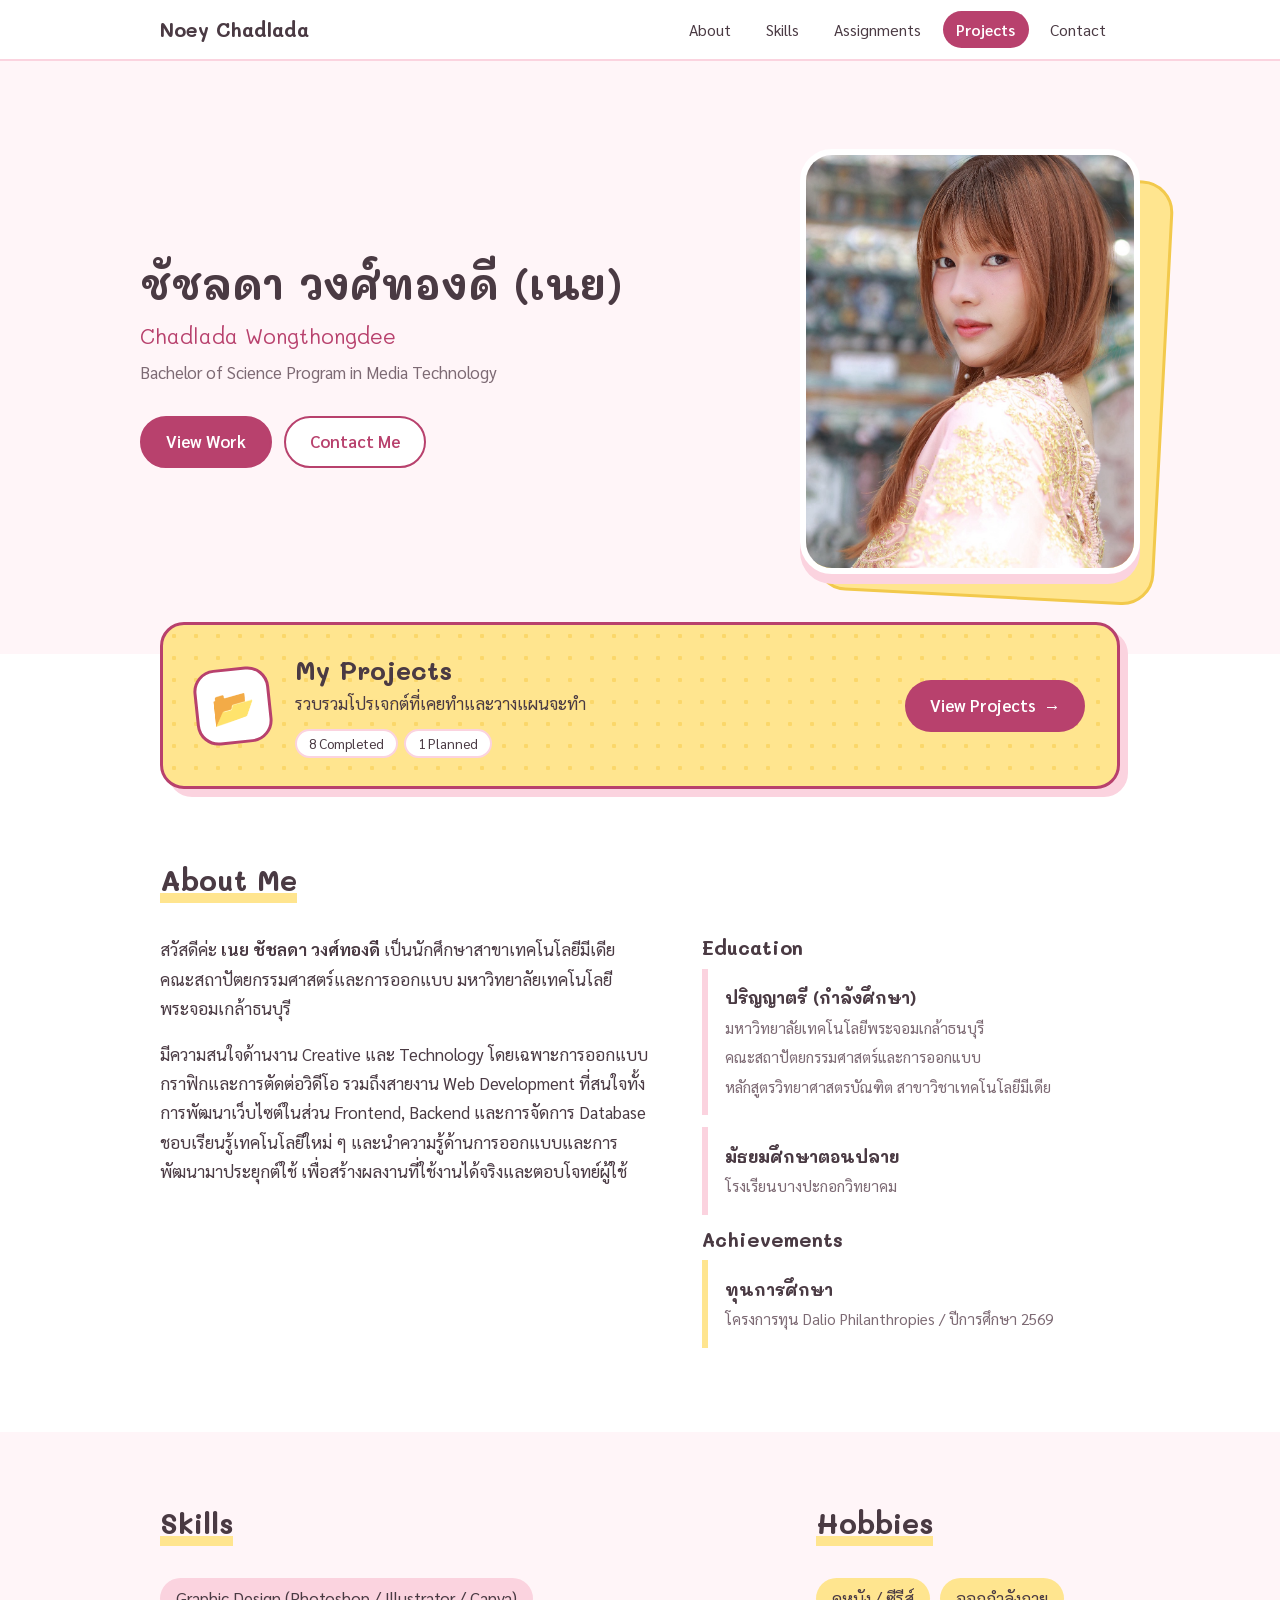
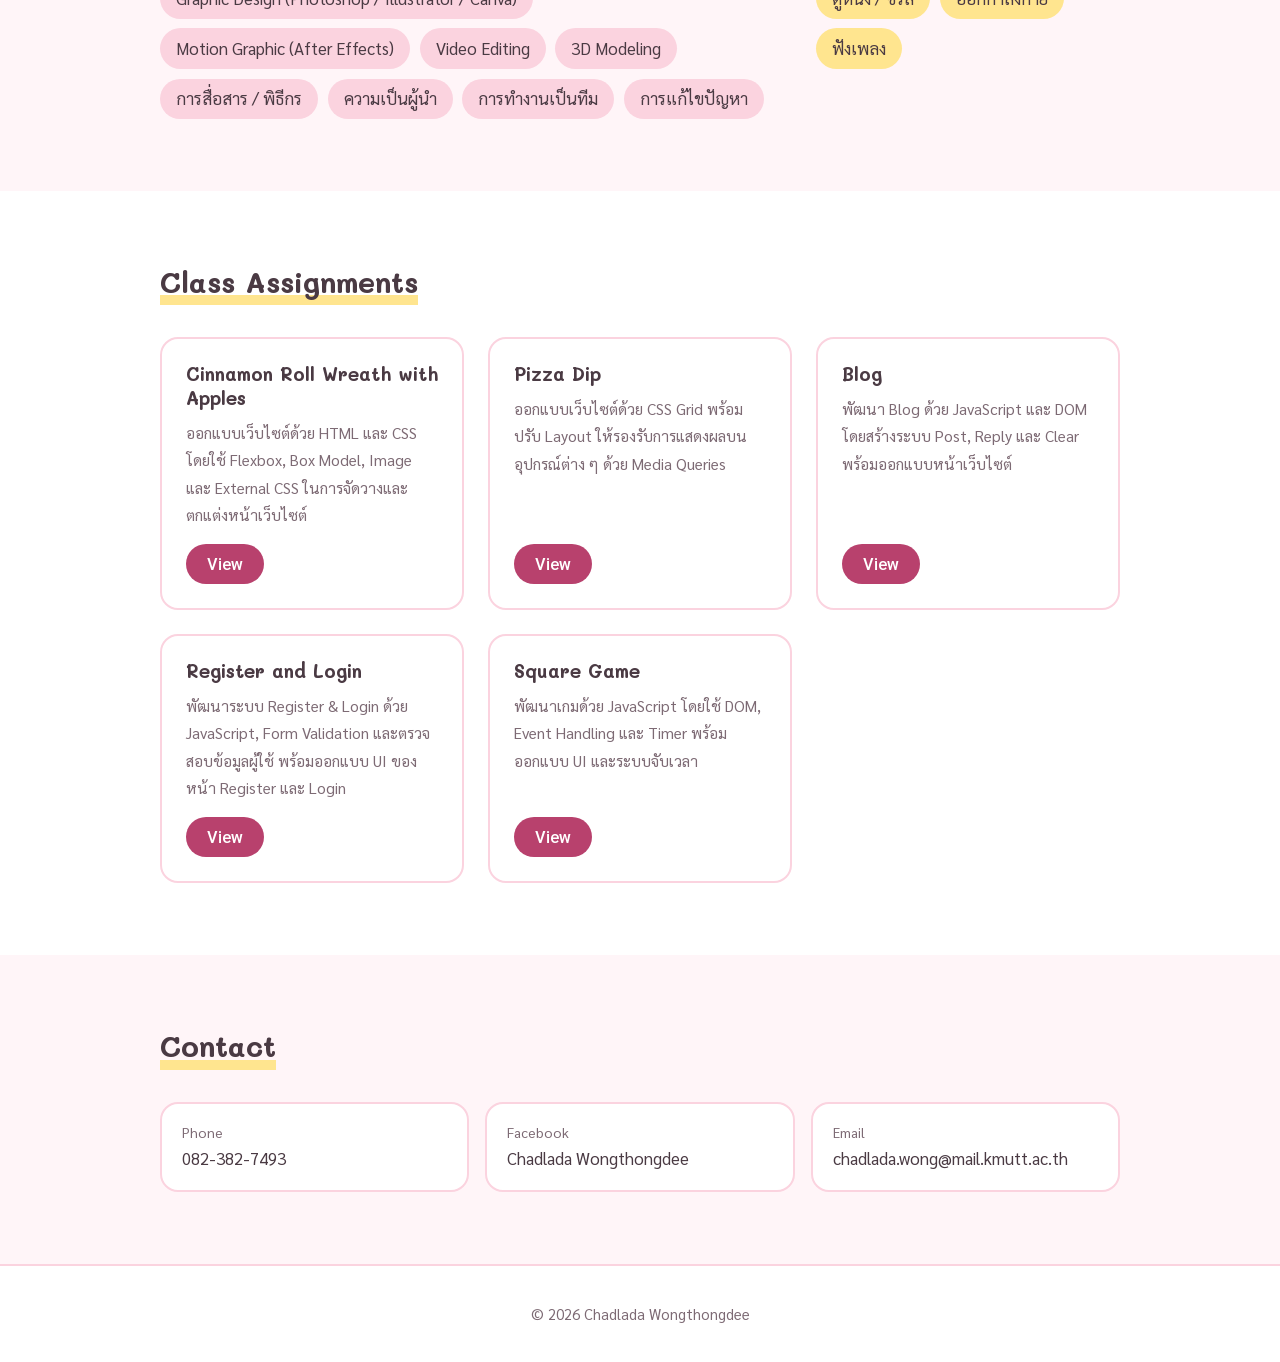
<file: index.html>
<!DOCTYPE html>
<html lang="th">
<head>
    <meta charset="UTF-8">
    <meta name="viewport" content="width=device-width, initial-scale=1.0">
    <meta name="description" content="Portfolio ของชัชลดา วงศ์ทองดี">
    <meta name="author" content="Chadlada Wongthongdee">
    <title>Portfolio | Chadlada Wongthongdee</title>
    <link rel="preconnect" href="https://fonts.googleapis.com">
    <link rel="preconnect" href="https://fonts.gstatic.com" crossorigin>
    <link href="https://fonts.googleapis.com/css2?family=Mali:wght@500;700&family=Sarabun:wght@400;600&display=swap" rel="stylesheet">
    <link rel="stylesheet" type="text/css" href="main.css">
</head>
<body>

    <!-- Navigation -->
    <header class="site-nav">
        <nav class="nav-inner" aria-label="Main menu">
            <a class="brand" href="#top">Noey Chadlada</a>
            <ul class="nav-links">
                <li><a href="#about">About</a></li>
                <li><a href="#skills">Skills</a></li>
                <li><a href="#assignments">Assignments</a></li>
                <li><a class="nav-cta" href="project.html">Projects</a></li>
                <li><a href="#contact">Contact</a></li>
            </ul>
        </nav>
    </header>

    <main id="top">

        <!-- Hero -->
        <section class="hero">
            <div class="hero-inner">
                <div class="hero-text">
                    <h1>ชัชลดา วงศ์ทองดี (เนย)</h1>
                    <p class="en-name">Chadlada Wongthongdee</p>
                    <p class="program">Bachelor of Science Program in Media Technology</p>
                    <div class="btn-row">
                        <a class="btn btn-primary" href="#assignments">View Work</a>
                        <a class="btn btn-ghost" href="#contact">Contact Me</a>
                    </div>
                </div>
                <div class="avatar-frame">
                    <img class="avatar" src="Butter.jpg" alt="รูปโปรไฟล์">
                </div>
            </div>
        </section>

        <!-- Featured: link to project page -->
        <section class="featured-wrap" aria-label="My Projects">
            <a class="featured" href="project.html">
                <span class="featured-icon" aria-hidden="true">📂</span>
                <span class="featured-text">
                    <strong>My Projects</strong>
                    <span>รวบรวมโปรเจกต์ที่เคยทำและวางแผนจะทำ</span>
                    <span class="featured-meta" aria-hidden="true">
                        <em>8 Completed</em>
                        <em>1 Planned</em>
                    </span>
                </span>
                <span class="featured-btn">View Projects <i aria-hidden="true">→</i></span>
            </a>
        </section>

        <!-- About Me -->
        <section class="section" id="about">
            <h2 class="section-title">About Me</h2>
            <div class="about-grid">
                <div>
                    <p>สวัสดีค่ะ <strong>เนย ชัชลดา วงศ์ทองดี</strong> เป็นนักศึกษาสาขาเทคโนโลยีมีเดีย<br>คณะสถาปัตยกรรมศาสตร์และการออกแบบ มหาวิทยาลัยเทคโนโลยีพระจอมเกล้าธนบุรี</p>
                    <p>มีความสนใจด้านงาน Creative และ Technology โดยเฉพาะการออกแบบกราฟิกและการตัดต่อวิดีโอ รวมถึงสายงาน Web Development ที่สนใจทั้งการพัฒนาเว็บไซต์ในส่วน Frontend, Backend และการจัดการ Database ชอบเรียนรู้เทคโนโลยีใหม่ ๆ และนำความรู้ด้านการออกแบบและการพัฒนามาประยุกต์ใช้ เพื่อสร้างผลงานที่ใช้งานได้จริงและตอบโจทย์ผู้ใช้</p>
                </div>
                <div>
                    <h3>Education</h3>
                    <ul class="edu-list">
                        <li>
                            <strong>ปริญญาตรี (กำลังศึกษา)</strong>
                            <span>มหาวิทยาลัยเทคโนโลยีพระจอมเกล้าธนบุรี<br>คณะสถาปัตยกรรมศาสตร์และการออกแบบ<br>หลักสูตรวิทยาศาสตรบัณฑิต สาขาวิชาเทคโนโลยีมีเดีย
</span>
                        </li>
                        <li>
                            <strong>มัธยมศึกษาตอนปลาย</strong>
                            <span>โรงเรียนบางปะกอกวิทยาคม</span>
                        </li>
                    </ul>
                    <h3>Achievements</h3>
                    <ul class="edu-list achievement">
                        <li> 
                            <strong>ทุนการศึกษา</strong>
                            <span>โครงการทุน Dalio Philanthropies / ปีการศึกษา 2569</span>
                        </li>
                    </ul>
                </div>
            </div>
        </section>

        <!-- Skills & Hobbies -->
        <div class="tint">
            <section class="section" id="skills">
                <div class="two-col">
                    <div>
                        <h2 class="section-title">Skills</h2>
                        <ul class="chips">
                            <li>Graphic Design (Photoshop / Illustrator / Canva)</li>
                            <li>Motion Graphic (After Effects)</li>
                            <li>Video Editing</li>
                            <li>3D Modeling</li>
                            <li>การสื่อสาร / พิธีกร</li>
                            <li>ความเป็นผู้นำ</li>
                            <li>การทำงานเป็นทีม</li>
                            <li>การแก้ไขปัญหา</li>
                        </ul>
                    </div>
                    <div>
                        <h2 class="section-title">Hobbies</h2>
                        <ul class="chips alt">
                            <li>ดูหนัง / ซีรีส์</li>
                            <li>ออกกำลังกาย</li>
                            <li>ฟังเพลง</li>
                        </ul>
                    </div>
                </div>
            </section>
        </div>

        <!-- Class assignments -->
        <section class="section" id="assignments">
            <h2 class="section-title">Class Assignments</h2>
            <div class="project-grid">
                <div class="card">
                    <h3>Cinnamon Roll Wreath with Apples</h3>
                    <p>ออกแบบเว็บไซต์ด้วย HTML และ CSS โดยใช้ Flexbox, Box Model, Image และ External CSS ในการจัดวางและตกแต่งหน้าเว็บไซต์</p>
                    <a class="go" href="assignment3/recipe.html">View</a>
                </div>
                <div class="card">
                    <h3>Pizza Dip</h3>
                    <p>ออกแบบเว็บไซต์ด้วย CSS Grid พร้อมปรับ Layout ให้รองรับการแสดงผลบนอุปกรณ์ต่าง ๆ ด้วย Media Queries</p>
                    <a class="go" href="assignment4/recipe.html">View</a>
                </div>
                <div class="card">
                    <h3>Blog</h3>
                    <p>พัฒนา Blog ด้วย JavaScript และ DOM โดยสร้างระบบ Post, Reply และ Clear พร้อมออกแบบหน้าเว็บไซต์</p>
                    <a class="go" href="assignment5/index.html">View</a>
                </div>
                <div class="card">
                    <h3>Register and Login</h3>
                    <p>พัฒนาระบบ Register & Login ด้วย JavaScript, Form Validation และตรวจสอบข้อมูลผู้ใช้ พร้อมออกแบบ UI ของหน้า Register และ Login</p>
                    <a class="go" href="assignment6/register.html">View</a>
                </div>
                <div class="card">
                    <h3>Square Game</h3>
                    <p>พัฒนาเกมด้วย JavaScript โดยใช้ DOM, Event Handling และ Timer พร้อมออกแบบ UI และระบบจับเวลา</p>
                    <a class="go" href="assignment7/index.html">View</a>
                </div>
            </div>
        </section>

        <!-- Contact -->
        <div class="tint">
            <section class="section" id="contact">
                <h2 class="section-title">Contact</h2>
                <ul class="contact-list">
                    <li><a href="tel:0823827493"><small>Phone</small>082-382-7493</a></li>
                    <li><a href="https://www.facebook.com/chadlada.wongtongdee.9/" target="_blank" rel="noopener"><small>Facebook</small>Chadlada Wongthongdee</a></li>
                    <li><a href="mailto:chadlada.wong@mail.kmutt.ac.th"><small>Email</small>chadlada.wong@mail.kmutt.ac.th</a></li>
                </ul>
            </section>
        </div>

    </main>

    <footer class="site-footer">
        <p>&copy; 2026 Chadlada Wongthongdee</p>
    </footer>


    <script>
        // เมนูไฮไลต์อัตโนมัติตามส่วนที่กำลังอ่านอยู่
        (function () {
            var links = document.querySelectorAll('.nav-links a[href^="#"]');
            var map = {};
            var sections = [];
            links.forEach(function (a) {
                var el = document.getElementById(a.getAttribute('href').slice(1));
                if (el) { map[el.id] = a; sections.push(el); }
            });

            function setActive(id) {
                links.forEach(function (a) {
                    var on = map[id] === a;
                    a.classList.toggle('is-active', on);
                    if (on) { a.setAttribute('aria-current', 'location'); }
                    else { a.removeAttribute('aria-current'); }
                });
            }

            function update() {
                var line = window.innerHeight * 0.35;
                var current = null;
                sections.forEach(function (s) {
                    if (s.getBoundingClientRect().top <= line) { current = s.id; }
                });
                if (window.innerHeight + window.scrollY >= document.body.scrollHeight - 4) {
                    current = 'contact';
                }
                setActive(current);
            }

            window.addEventListener('scroll', update, { passive: true });
            window.addEventListener('resize', update);
            update();
        })();
    </script>

</body>
</html>
</file>
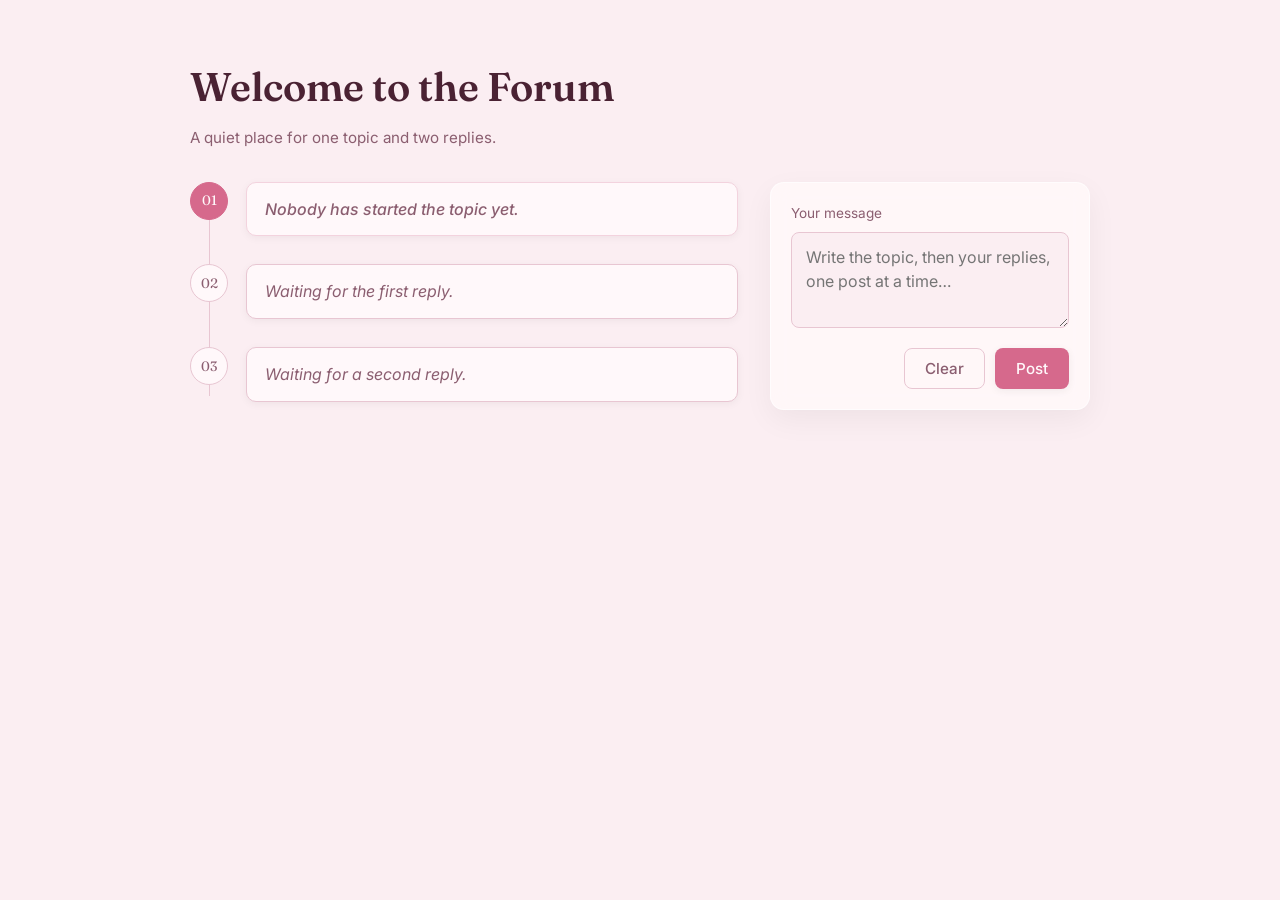
<file: assignment5/index.html>
<!DOCTYPE html>
<html lang="th">
<head>
	<meta charset='utf-8'>
	<meta http-equiv='X-UA-Compatible' content='IE=edge'>
	<title>Blogger</title>
	<meta name='viewport' content='width=device-width, initial-scale=1'>
	<link rel="preconnect" href="https://fonts.googleapis.com">
	<link rel="preconnect" href="https://fonts.gstatic.com" crossorigin>
	<link href="https://fonts.googleapis.com/css2?family=Fraunces:opsz,wght@9..144,400;9..144,600&family=Inter:wght@400;500;600&display=swap" rel="stylesheet">
	<link rel='stylesheet' type='text/css' media='screen' href='main.css'>
	
	<!-- สำคัญ -->
	<script src='main.js' defer></script> 

</head>
<body>
	<main class="thread">

		<header class="thread-header">
			<h1 id="top"></h1>
			<p class="thread-sub">A quiet place for one topic and two replies.</p>
		</header>

		<ol class="posts">
			<li class="post post--topic">
				<span class="post-index">01</span>
				<div class="post-body" id="topic" data-empty="Nobody has started the topic yet."></div>
			</li>
			<li class="post">
				<span class="post-index">02</span>
				<div class="post-body" id="reply1" data-empty="Waiting for the first reply."></div>
			</li>
			<li class="post">
				<span class="post-index">03</span>
				<div class="post-body" id="reply2" data-empty="Waiting for a second reply."></div>
			</li>
		</ol>

		<section class="composer">
			<label class="composer-label" for="message">Your message</label>
			<textarea name="message" id="message" placeholder="Write the topic, then your replies, one post at a time…"></textarea>
			<div class="composer-actions">
				<button type="button" id="clear-btn" class="btn btn-ghost">Clear</button>
				<button type="button" id="post-btn" class="btn btn-primary">Post</button>
			</div>
		</section>

	</main>
</body>
</html>
</file>
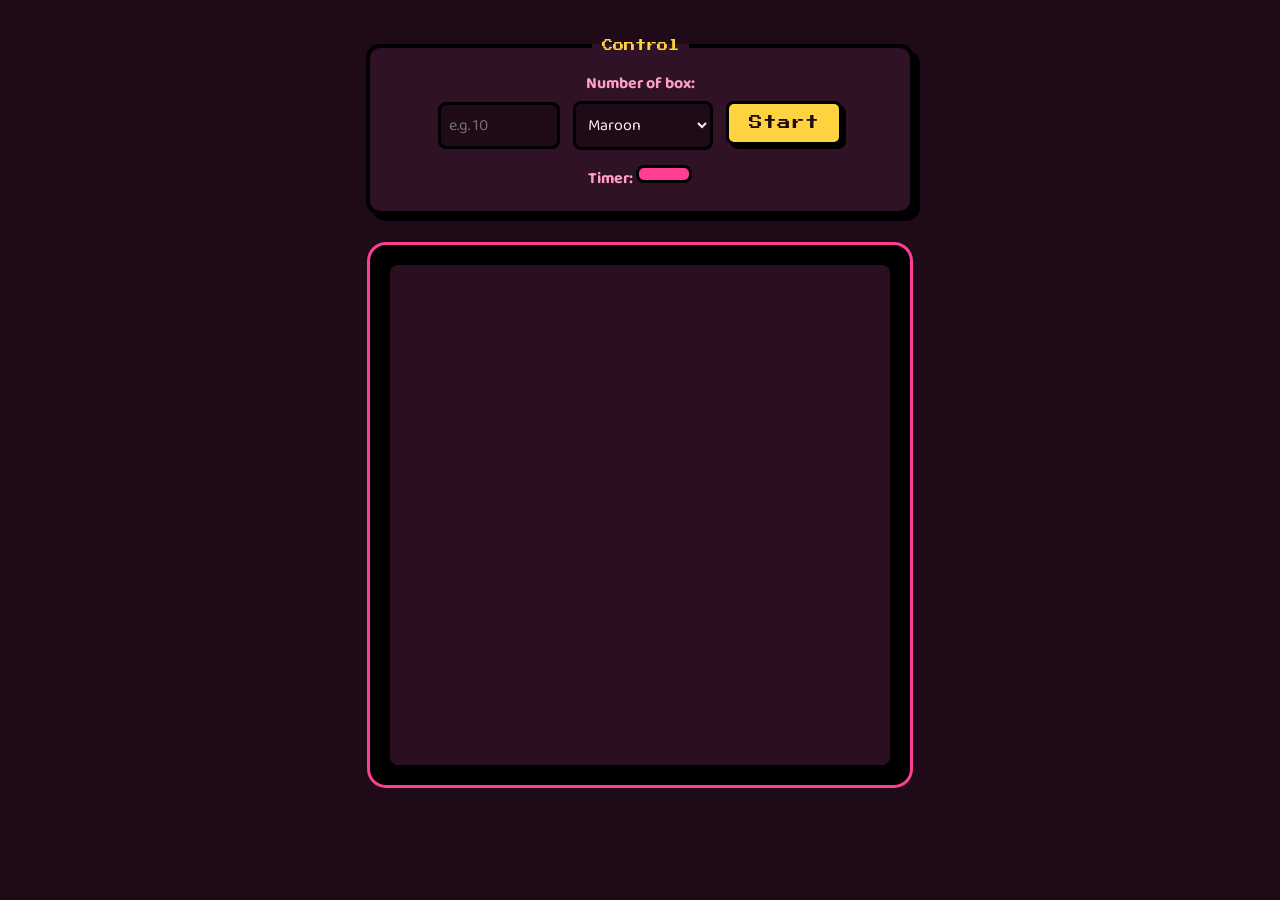
<file: assignment7/index.html>
<!DOCTYPE html>
<html lang="en">
	<head>
		<meta charset="UTF-8">
		<meta name="viewport" content="width=device-width, initial-scale=1.0">
		<title>Square game</title>
		<script type="text/javascript" src="game.js"></script>
		<link rel="stylesheet" type="text/css" href="game.css">
	</head>
	<body>
		<!-- these codes were adapted from https://courses.cs.washington.edu/courses/cse154/17sp/lecture/more-dom/code/squares.html  -->

		<fieldset>
			<legend>Control</legend>
			<label for="numbox">Number of box: </label>
			<input type="text" name="numbox" id="numbox" placeholder="e.g. 10">
			<select name="color" id="color">
				<option value="maroon">Maroon</option>
				<option value="lightgreen">Lightgreen</option>
				<option value="magenta">Magenta</option>
			</select>
			<button id="start">Start</button>
			<div id="timerClock"> Timer:
				<div id="clock"></div>
			</div>
		</fieldset>

		<div id="container">
			<div id="layer"></div>
		</div>
	
	</body>
</html>
</file>
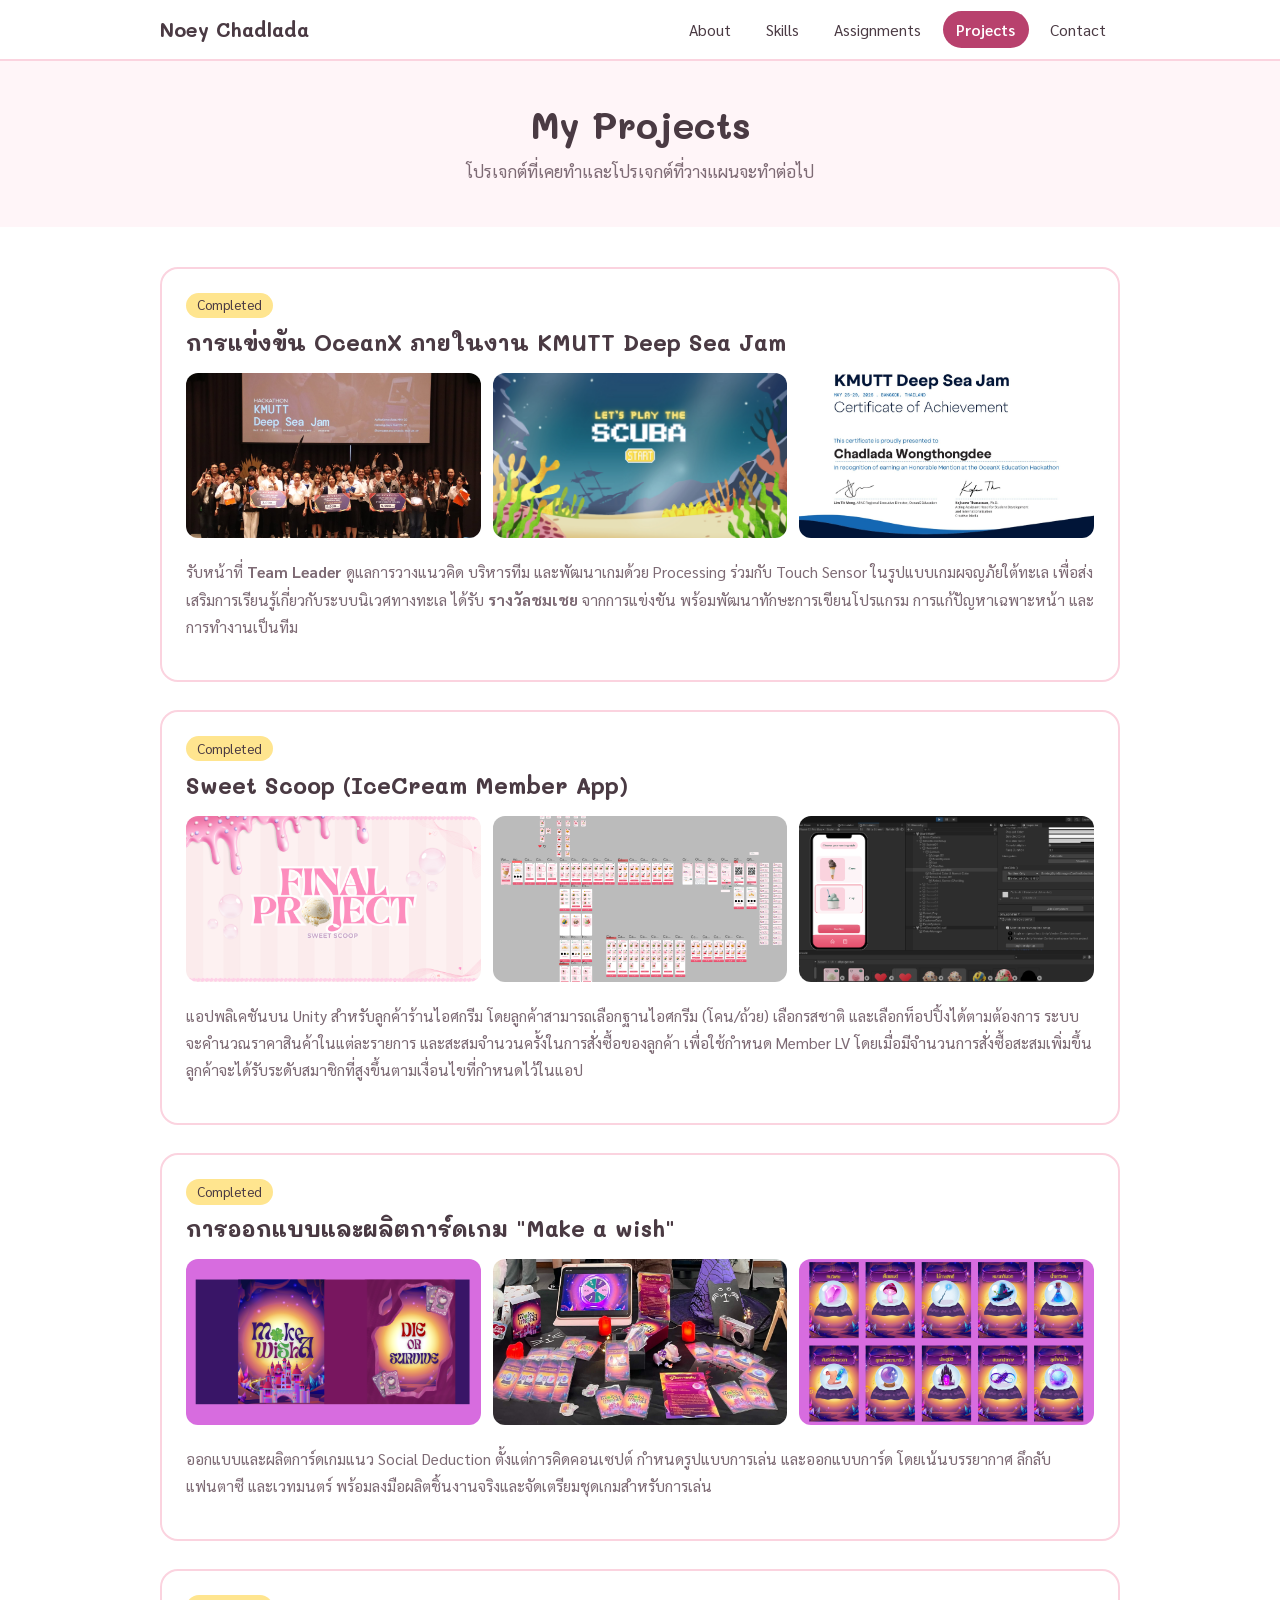
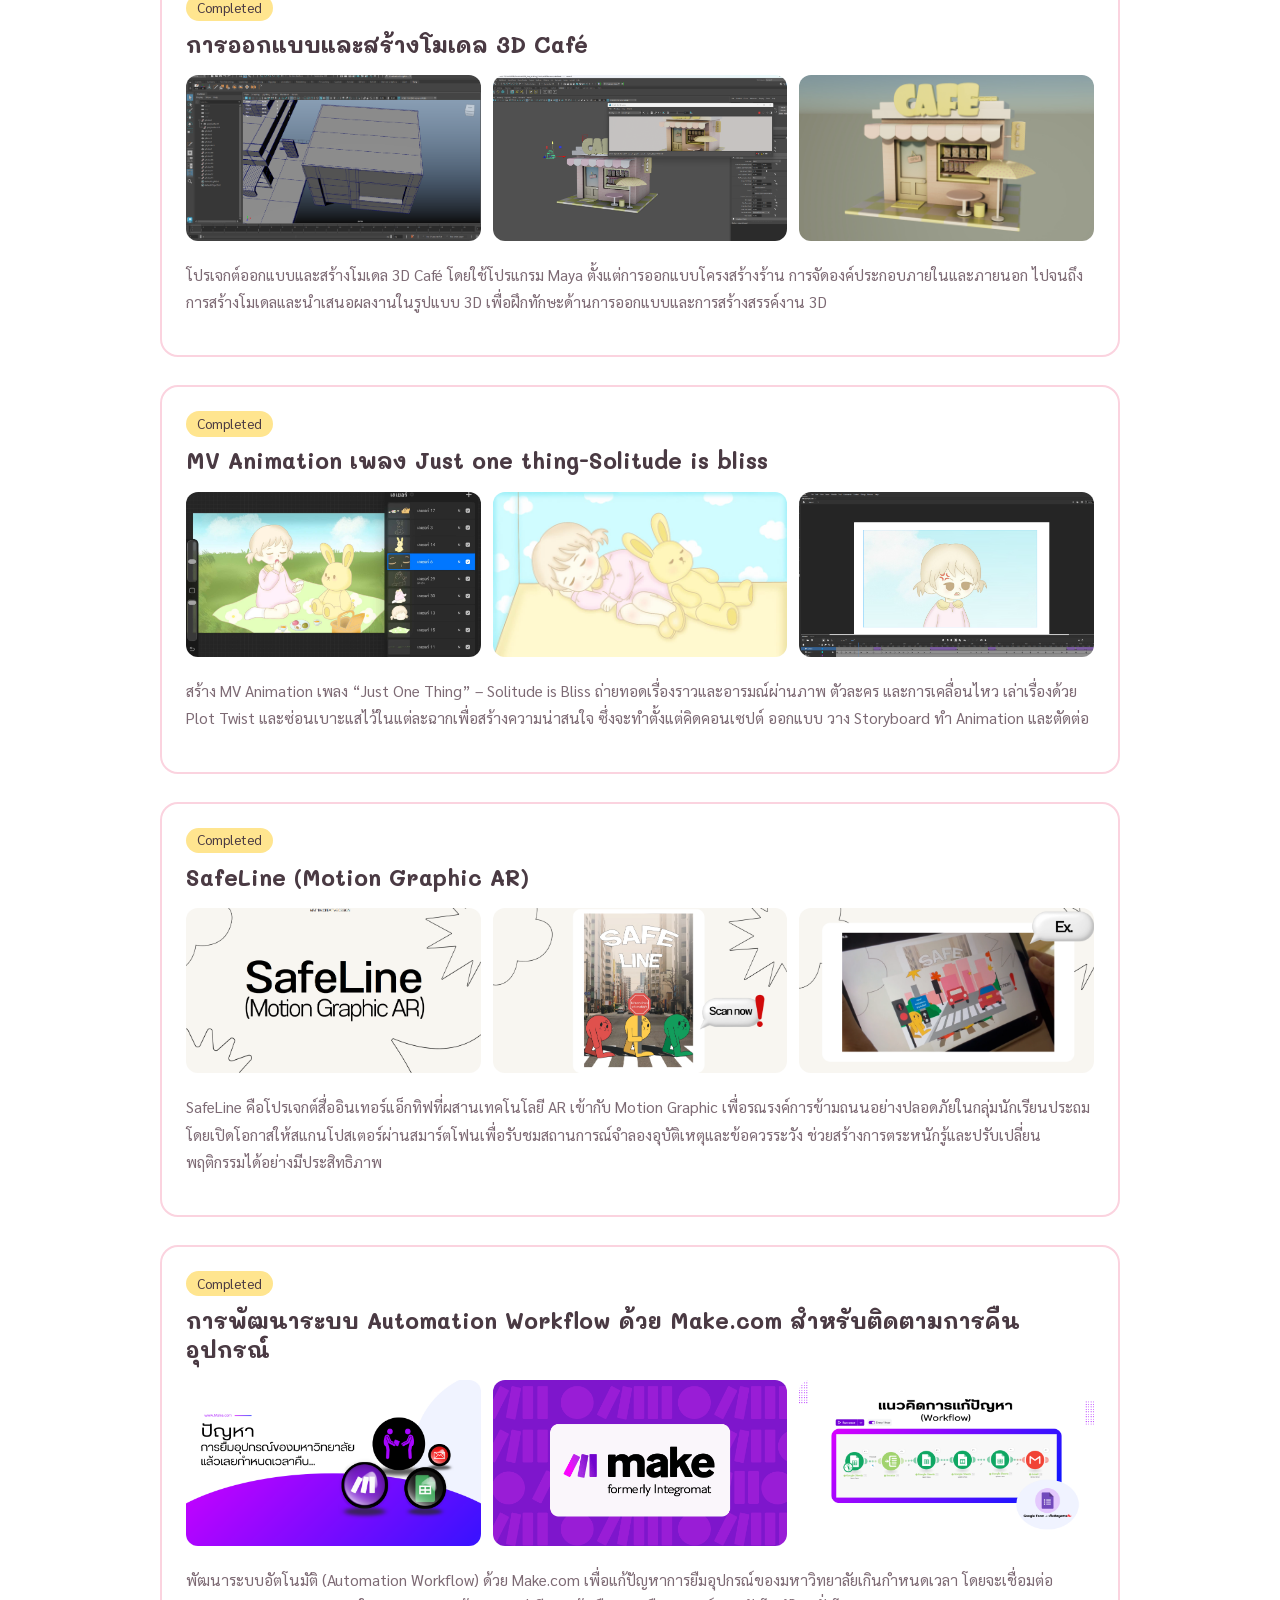
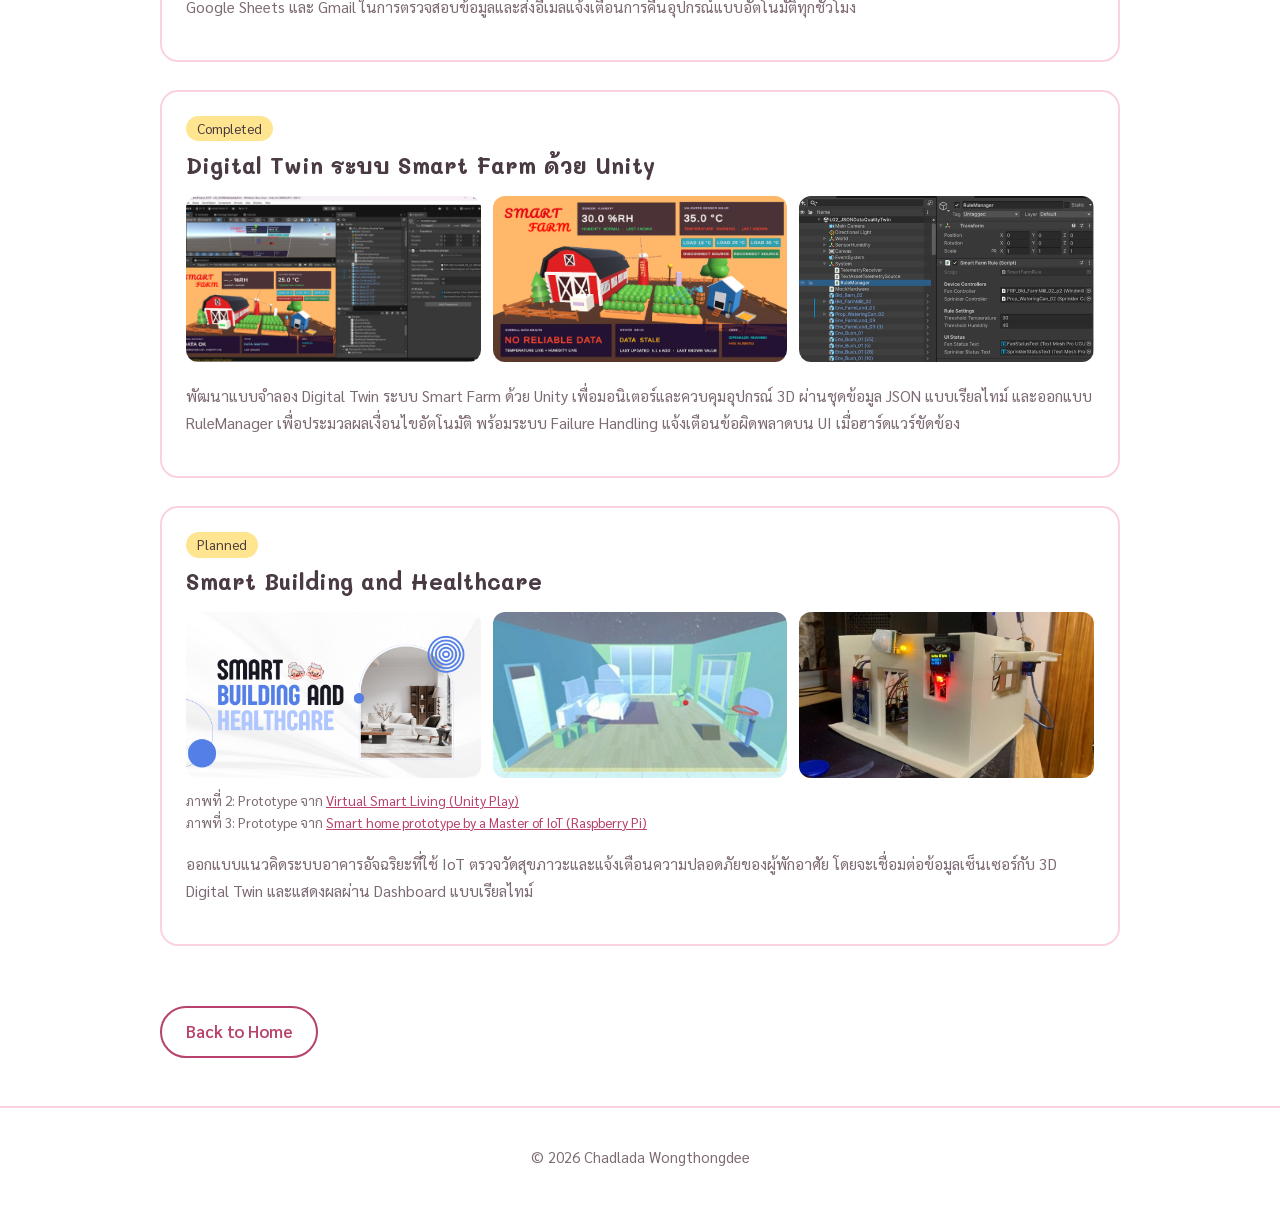
<file: project.html>
<!DOCTYPE html>
<html lang="th">
<head>
    <meta charset="UTF-8">
    <meta name="viewport" content="width=device-width, initial-scale=1.0">
    <meta name="description" content="โปรเจคของชัชลดา วงศ์ทองดี">
    <meta name="author" content="Chadlada Wongthongdee">
    <title>Projects | Chadlada Wongthongdee</title>
    <link rel="preconnect" href="https://fonts.googleapis.com">
    <link rel="preconnect" href="https://fonts.gstatic.com" crossorigin>
    <link href="https://fonts.googleapis.com/css2?family=Mali:wght@500;700&family=Sarabun:wght@400;600&display=swap" rel="stylesheet">
    <link rel="stylesheet" type="text/css" href="main.css">
</head>
<body>

    <header class="site-nav">
        <nav class="nav-inner" aria-label="Main menu">
            <a class="brand" href="index.html">Noey Chadlada</a>
            <ul class="nav-links">
                <li><a href="index.html#about">About</a></li>
                <li><a href="index.html#skills">Skills</a></li>
                <li><a href="index.html#assignments">Assignments</a></li>
                <li><a class="nav-cta" href="project.html" aria-current="page">Projects</a></li>
                <li><a href="index.html#contact">Contact</a></li>
            </ul>
        </nav>
    </header>

    <main>
        <section class="page-head">
            <h1>My Projects</h1>
            <p>โปรเจกต์ที่เคยทำและโปรเจกต์ที่วางแผนจะทำต่อไป</p>
        </section>

        <section class="section section-tight">
            <div class="project-list">
                <article class="card">
                    <span class="tag">Completed</span>
                    <h3>การแข่งขัน OceanX ภายในงาน KMUTT Deep Sea Jam</h3>
                    <div class="gallery">
                        <img src="images/pic1.jpg" alt="Project 1 - image 1">
                        <img src="images/pic2.png" alt="Project 1 - image 2">
                        <img src="images/pic3.png" alt="Project 1 - image 3">
                    </div>
                    <p>รับหน้าที่ <strong>Team Leader</strong> ดูแลการวางแนวคิด บริหารทีม และพัฒนาเกมด้วย Processing ร่วมกับ Touch Sensor ในรูปแบบเกมผจญภัยใต้ทะเล เพื่อส่งเสริมการเรียนรู้เกี่ยวกับระบบนิเวศทางทะเล ได้รับ <strong>รางวัลชมเชย</strong> จากการแข่งขัน พร้อมพัฒนาทักษะการเขียนโปรแกรม การแก้ปัญหาเฉพาะหน้า และการทำงานเป็นทีม</p>
                </article>
                <article class="card">
                    <span class="tag">Completed</span>
                    <h3>Sweet Scoop (IceCream Member App)</h3>
                    <div class="gallery">
                        <img src="images/pic4.png" alt="Project 2 - image 4">
                        <img src="images/pic5.png" alt="Project 2 - image 5">
                        <img src="images/pic6.png" alt="Project 2 - image 6">
                    </div>
                    <p>แอปพลิเคชันบน Unity สำหรับลูกค้าร้านไอศกรีม โดยลูกค้าสามารถเลือกฐานไอศกรีม (โคน/ถ้วย) เลือกรสชาติ และเลือกท็อปปิ้งได้ตามต้องการ ระบบจะคำนวณราคาสินค้าในแต่ละรายการ และสะสมจำนวนครั้งในการสั่งซื้อของลูกค้า เพื่อใช้กำหนด Member LV โดยเมื่อมีจำนวนการสั่งซื้อสะสมเพิ่มขึ้น ลูกค้าจะได้รับระดับสมาชิกที่สูงขึ้นตามเงื่อนไขที่กำหนดไว้ในแอป</p>
                </article>
                <article class="card">
                    <span class="tag">Completed</span>
                    <h3>การออกแบบและผลิตการ์ดเกม "Make a wish"</h3>
                    <div class="gallery">
                        <img src="images/pic7.png" alt="Project 3 - image 7">
                        <img src="images/pic8.jpg" alt="Project 3 - image 8">
                        <img src="images/pic9.png" alt="Project 3 - image 9">
                    </div>
                    <p>ออกแบบและผลิตการ์ดเกมแนว Social Deduction ตั้งแต่การคิดคอนเซปต์ กำหนดรูปแบบการเล่น และออกแบบการ์ด โดยเน้นบรรยากาศ ลึกลับ แฟนตาซี และเวทมนตร์ พร้อมลงมือผลิตชิ้นงานจริงและจัดเตรียมชุดเกมสำหรับการเล่น</p>
                </article>
                <article class="card">
                    <span class="tag">Completed</span>
                    <h3>การออกแบบและสร้างโมเดล 3D Café</h3>
                    <div class="gallery">
                        <img src="images/pic10.png" alt="Senior Project - image 10">
                        <img src="images/pic11.png" alt="Senior Project - image 11">
                        <img src="images/pic12.jpg" alt="Senior Project - image 12">
                    </div>
                    <p>โปรเจกต์ออกแบบและสร้างโมเดล 3D Café โดยใช้โปรแกรม Maya ตั้งแต่การออกแบบโครงสร้างร้าน การจัดองค์ประกอบภายในและภายนอก ไปจนถึงการสร้างโมเดลและนำเสนอผลงานในรูปแบบ 3D เพื่อฝึกทักษะด้านการออกแบบและการสร้างสรรค์งาน 3D</p>
                </article>
                <article class="card">
                    <span class="tag">Completed</span>
                    <h3>MV Animation เพลง Just one thing-Solitude is bliss</h3>
                    <div class="gallery">
                        <img src="images/pic13.jpg" alt="Project 4 - image 13">
                        <img src="images/pic14.jpg" alt="Project 4 - image 14">
                        <img src="images/pic15.png" alt="Project 4 - image 15">
                    </div>
                    <p>สร้าง MV Animation เพลง “Just One Thing” – Solitude is Bliss ถ่ายทอดเรื่องราวและอารมณ์ผ่านภาพ ตัวละคร และการเคลื่อนไหว เล่าเรื่องด้วย Plot Twist และซ่อนเบาะแสไว้ในแต่ละฉากเพื่อสร้างความน่าสนใจ ซึ่งจะทำตั้งแต่คิดคอนเซปต์ ออกแบบ วาง Storyboard ทำ Animation และตัดต่อ</p>
                </article>
                <article class="card">
                    <span class="tag">Completed</span>
                    <h3>SafeLine (Motion Graphic AR)</h3>
                    <div class="gallery">
                        <img src="images/pic16.png" alt="Project 5 - image 16">
                        <img src="images/pic17.png" alt="Project 5 - image 17">
                        <img src="images/pic18.png" alt="Project 5 - image 18">
                    </div>
                    <p>SafeLine คือโปรเจกต์สื่ออินเทอร์แอ็กทิฟที่ผสานเทคโนโลยี AR เข้ากับ Motion Graphic เพื่อรณรงค์การข้ามถนนอย่างปลอดภัยในกลุ่มนักเรียนประถม โดยเปิดโอกาสให้สแกนโปสเตอร์ผ่านสมาร์ตโฟนเพื่อรับชมสถานการณ์จำลองอุบัติเหตุและข้อควรระวัง ช่วยสร้างการตระหนักรู้และปรับเปลี่ยนพฤติกรรมได้อย่างมีประสิทธิภาพ</p>
                </article>
                  <article class="card">
                    <span class="tag">Completed</span>
                    <h3>การพัฒนาระบบ Automation Workflow ด้วย Make.com สำหรับติดตามการคืนอุปกรณ์</h3>
                    <div class="gallery">
                        <img src="images/pic19.png" alt="Project 6 - image 19">
                        <img src="images/pic20.png" alt="Project 6 - image 20">
                        <img src="images/pic21.png" alt="Project 6 - image 21">
                    </div>
                    <p>พัฒนาระบบอัตโนมัติ (Automation Workflow) ด้วย Make.com เพื่อแก้ปัญหาการยืมอุปกรณ์ของมหาวิทยาลัยเกินกำหนดเวลา โดยจะเชื่อมต่อ Google Sheets และ Gmail ในการตรวจสอบข้อมูลและส่งอีเมลแจ้งเตือนการคืนอุปกรณ์แบบอัตโนมัติทุกชั่วโมง</p>
                </article>
                <article class="card">
                    <span class="tag">Completed</span>
                    <h3>Digital Twin ระบบ Smart Farm ด้วย Unity</h3>
                    <div class="gallery">
                        <img src="images/pic22.png" alt="Project 7 - image 1">
                        <img src="images/pic23.png" alt="Project 7 - image 2">
                        <img src="images/pic24.png" alt="Project 7 - image 3">
                    </div>
                    <p>พัฒนาแบบจำลอง Digital Twin ระบบ Smart Farm ด้วย Unity เพื่อมอนิเตอร์และควบคุมอุปกรณ์ 3D ผ่านชุดข้อมูล JSON แบบเรียลไทม์ และออกแบบ RuleManager เพื่อประมวลผลเงื่อนไขอัตโนมัติ พร้อมระบบ Failure Handling แจ้งเตือนข้อผิดพลาดบน UI เมื่อฮาร์ดแวร์ขัดข้อง</p>
                </article>
                <article class="card">
    <span class="tag">Planned</span>
    <h3>Smart Building and Healthcare</h3>
    <div class="gallery">
        <img src="images/pic25.png" alt="Project 8 - image 1">
        <img src="images/pic26.png" alt="Project 8 - image 2 (ที่มา: Unity Play - Virtual Smart Living)">
        <img src="images/pic27.jpg" alt="Project 8 - image 3 (ที่มา: Raspberry Pi - Smart home prototype by a Master of IoT)">
    </div>
    <ul class="credit">
        <li>
            ภาพที่ 2: Prototype จาก
            <a href="https://play.unity.com/en/games/ccf165cd-a699-4172-a75b-6b3d28d4be8c/virtual-smart-living" target="_blank" rel="noopener">Virtual Smart Living (Unity Play)</a>
        </li>
        <li>
            ภาพที่ 3: Prototype จาก
            <a href="https://www.raspberrypi.com/news/smart-home-prototype-by-a-master-of-iot/" target="_blank" rel="noopener">Smart home prototype by a Master of IoT (Raspberry Pi)</a>
        </li>
    </ul>
    <p>ออกแบบแนวคิดระบบอาคารอัจฉริยะที่ใช้ IoT ตรวจวัดสุขภาวะและแจ้งเตือนความปลอดภัยของผู้พักอาศัย โดยจะเชื่อมต่อข้อมูลเซ็นเซอร์กับ 3D Digital Twin และแสดงผลผ่าน Dashboard แบบเรียลไทม์</p>
</article>
            <p class="back-row"><a class="btn btn-ghost" href="index.html">Back to Home</a></p>
        </section>
    </main>

    <footer class="site-footer">
        <p>&copy; 2026 Chadlada Wongthongdee</p>
    </footer>

</body>
</html>
</file>
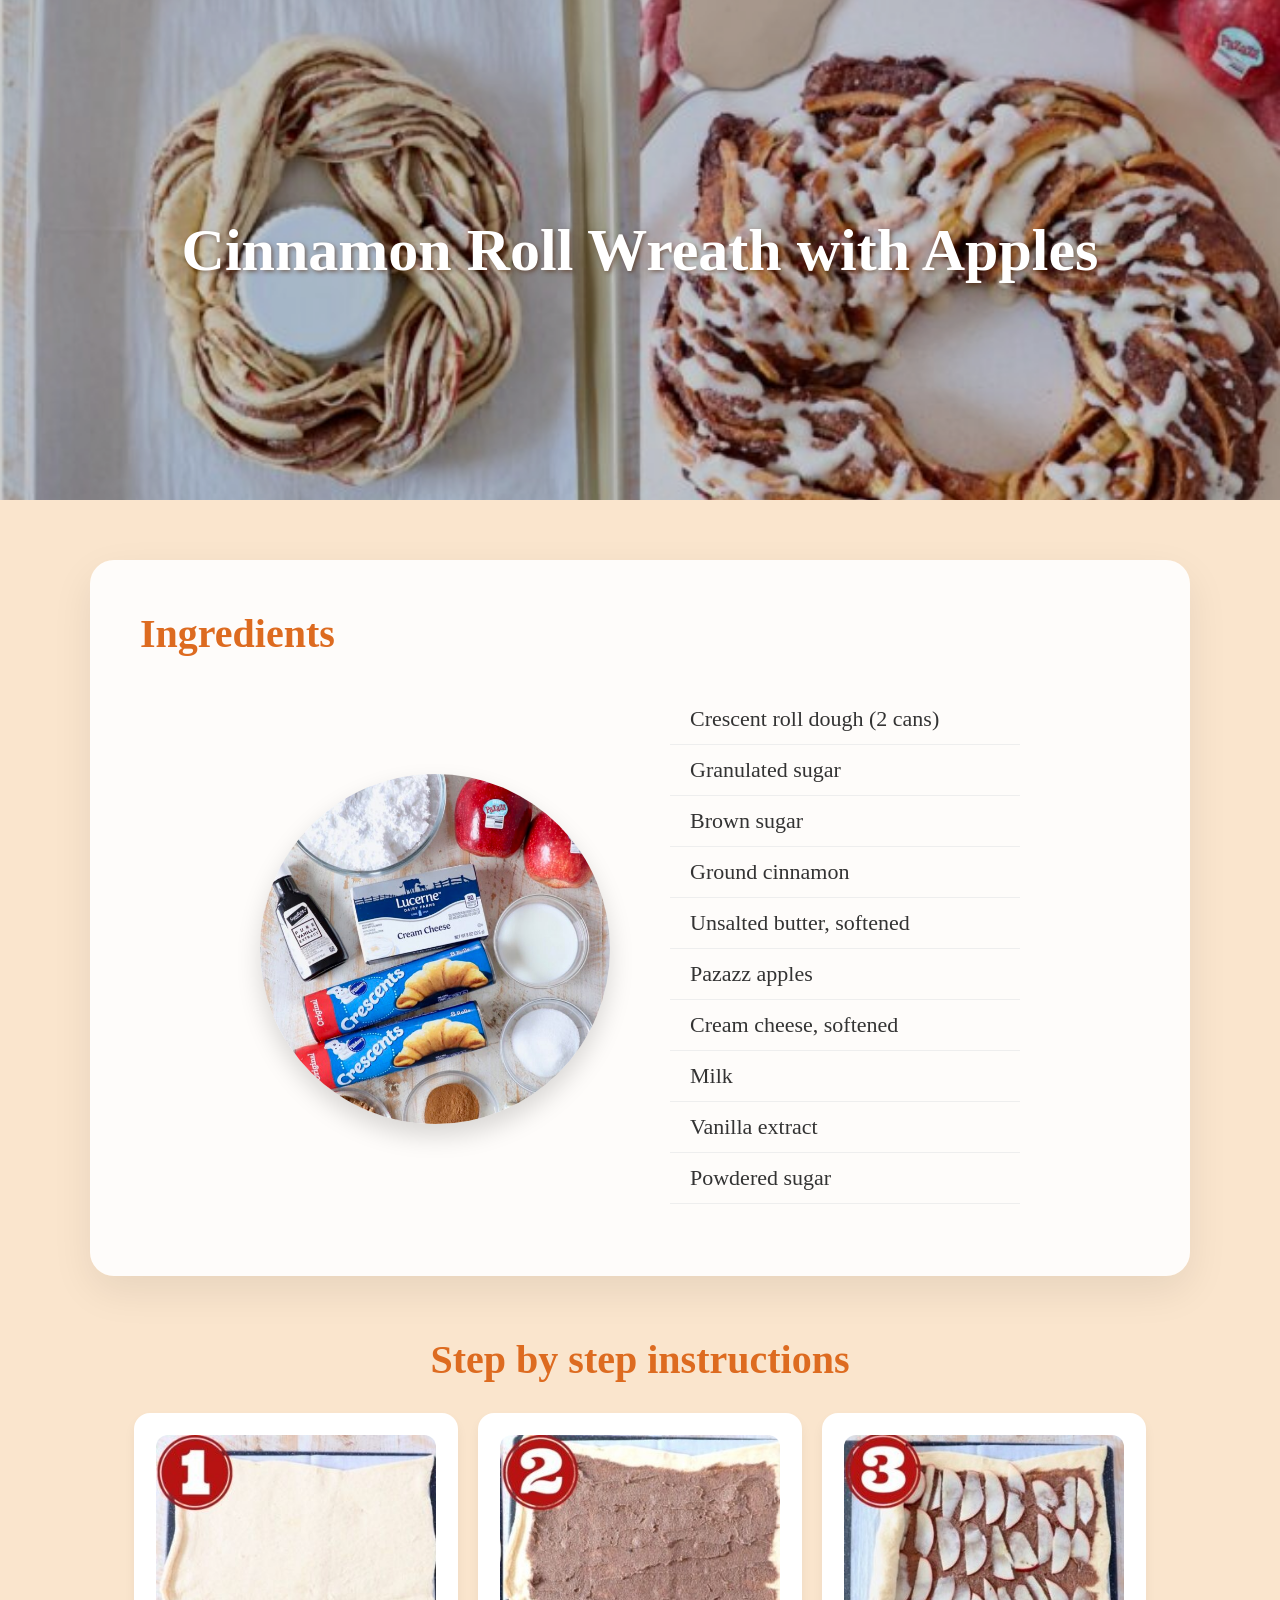
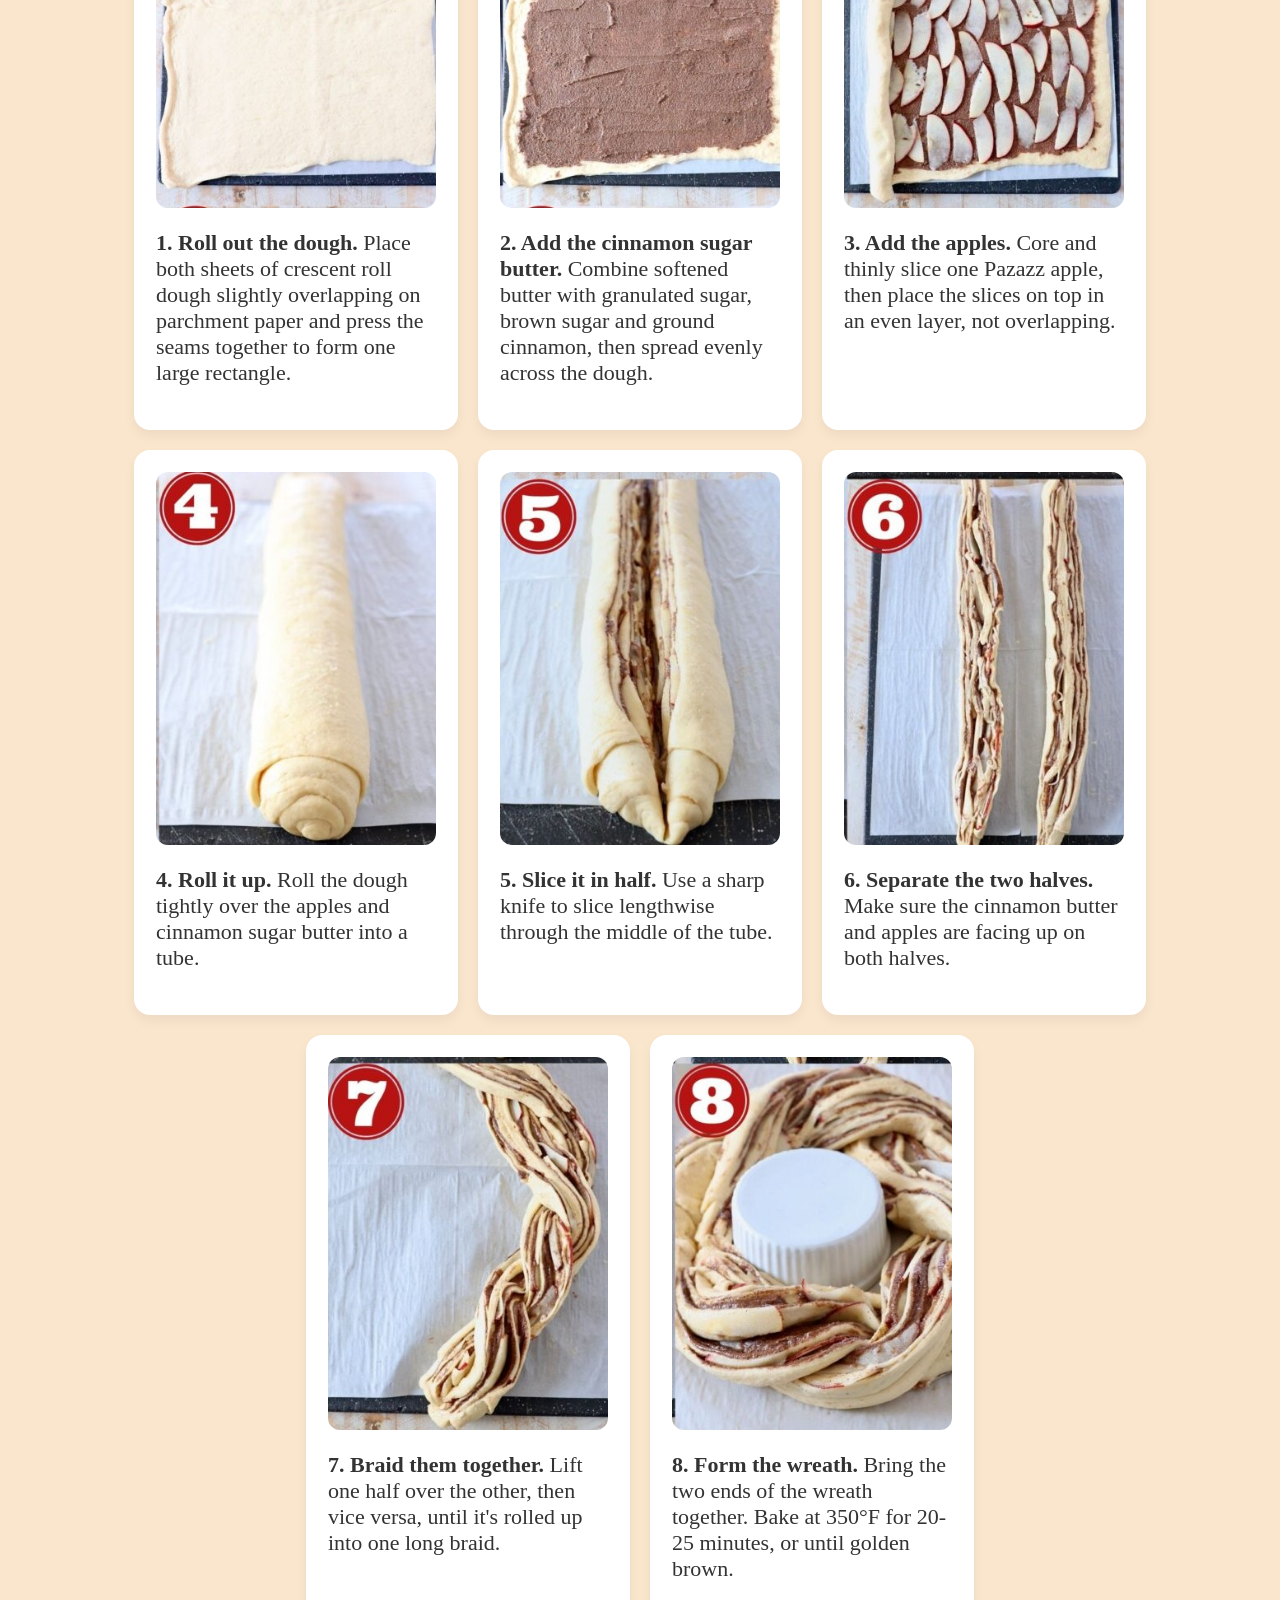
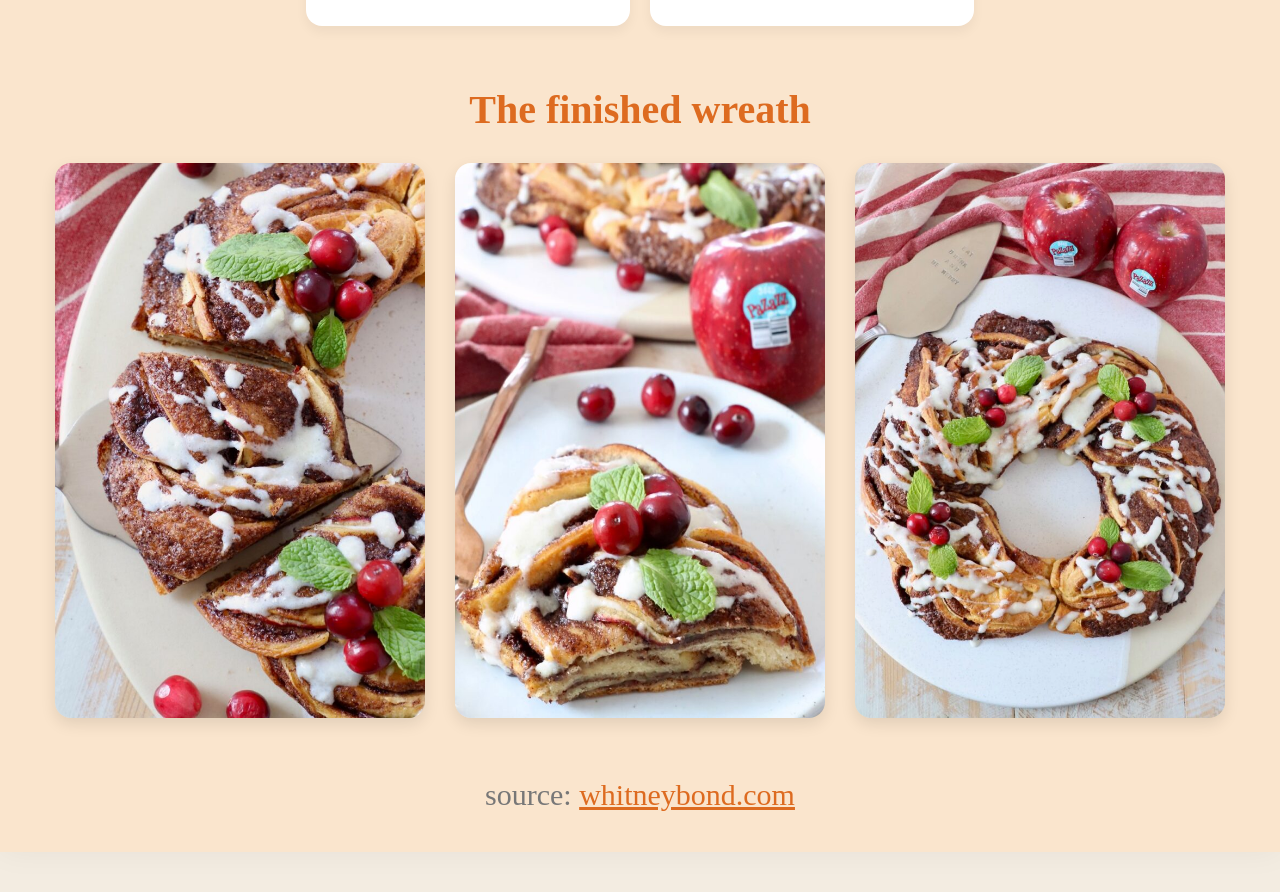
<file: assignment3/recipe.html>
<!DOCTYPE html>
<html>
<head>
	<meta charset='utf-8'>
	<meta http-equiv='X-UA-Compatible' content='IE=edge'>
	<title>Cinnamon Roll Wreath with Apples</title>
	<meta name='viewport' content='width=device-width, initial-scale=1'>
	<link rel="stylesheet" href="style.css">
</head>
<body>
    <div class="main-container">
        <div class="hero">
            <h1>Cinnamon Roll Wreath with Apples</h1>
        </div>

        <div class="ingredients card-layout">
            <h2 class="ingredients-title">Ingredients</h2>
            <img src="pics/ingredients.jpg" alt="ingredients">
            <ul>
                <li>Crescent roll dough (2 cans)</li>
                <li>Granulated sugar</li>
                <li>Brown sugar</li>
                <li>Ground cinnamon</li>
                <li>Unsalted butter, softened</li>
                <li>Pazazz apples</li>
                <li>Cream cheese, softened</li>
                <li>Milk</li>
                <li>Vanilla extract</li>
                <li>Powdered sugar</li>
            </ul>
        </div>

        <h2>Step by step instructions</h2>

        <div class="steps flex-container">
            <div class="step">
                <div class="img-wrapper"><img src="pics/step1.jpg" alt="step 1"></div>
                <p><strong>1. Roll out the dough.</strong> Place both sheets of crescent roll dough slightly overlapping on parchment paper and press the seams together to form one large rectangle.</p>
            </div>

            <div class="step">
                <div class="img-wrapper"><img src="pics/step2.jpg" alt="step 2"></div>
                <p><strong>2. Add the cinnamon sugar butter.</strong> Combine softened butter with granulated sugar, brown sugar and ground cinnamon, then spread evenly across the dough.</p>
            </div>

            <div class="step">
                <div class="img-wrapper"><img src="pics/step3.jpg" alt="step 3"></div>
                <p><strong>3. Add the apples.</strong> Core and thinly slice one Pazazz apple, then place the slices on top in an even layer, not overlapping.</p>
            </div>

            <div class="step">
                <div class="img-wrapper"><img src="pics/step4.jpg" alt="step 4"></div>
                <p><strong>4. Roll it up.</strong> Roll the dough tightly over the apples and cinnamon sugar butter into a tube.</p>
            </div>

            <div class="step">
                <div class="img-wrapper"><img src="pics/step5.jpg" alt="step 5"></div>
                <p><strong>5. Slice it in half.</strong> Use a sharp knife to slice lengthwise through the middle of the tube.</p>
            </div>

            <div class="step">
                <div class="img-wrapper"><img src="pics/step6.jpg" alt="step 6"></div>
                <p><strong>6. Separate the two halves.</strong> Make sure the cinnamon butter and apples are facing up on both halves.</p>
            </div>

            <div class="step">
                <div class="img-wrapper"><img src="pics/step7.jpg" alt="step 7"></div>
                <p><strong>7. Braid them together.</strong> Lift one half over the other, then vice versa, until it's rolled up into one long braid.</p>
            </div>

            <div class="step">
                <div class="img-wrapper"><img src="pics/step8.jpg" alt="step 8"></div>
                <p><strong>8. Form the wreath.</strong> Bring the two ends of the wreath together. Bake at 350°F for 20-25 minutes, or until golden brown.</p>
            </div>
        </div>

        <h2>The finished wreath</h2>

        <div class="gallery">
            <img src="pics/finished2.jpg" alt="finished1">
            <img src="pics/finished1.jpg" alt="finished2">
            <img src="pics/finished3.jpg" alt="finished3">
        </div>

        <p class="source">source: <a href="https://whitneybond.com/cinnamon-roll-wreath/">whitneybond.com</a></p>
    </div>
</body>
</html>
</file>
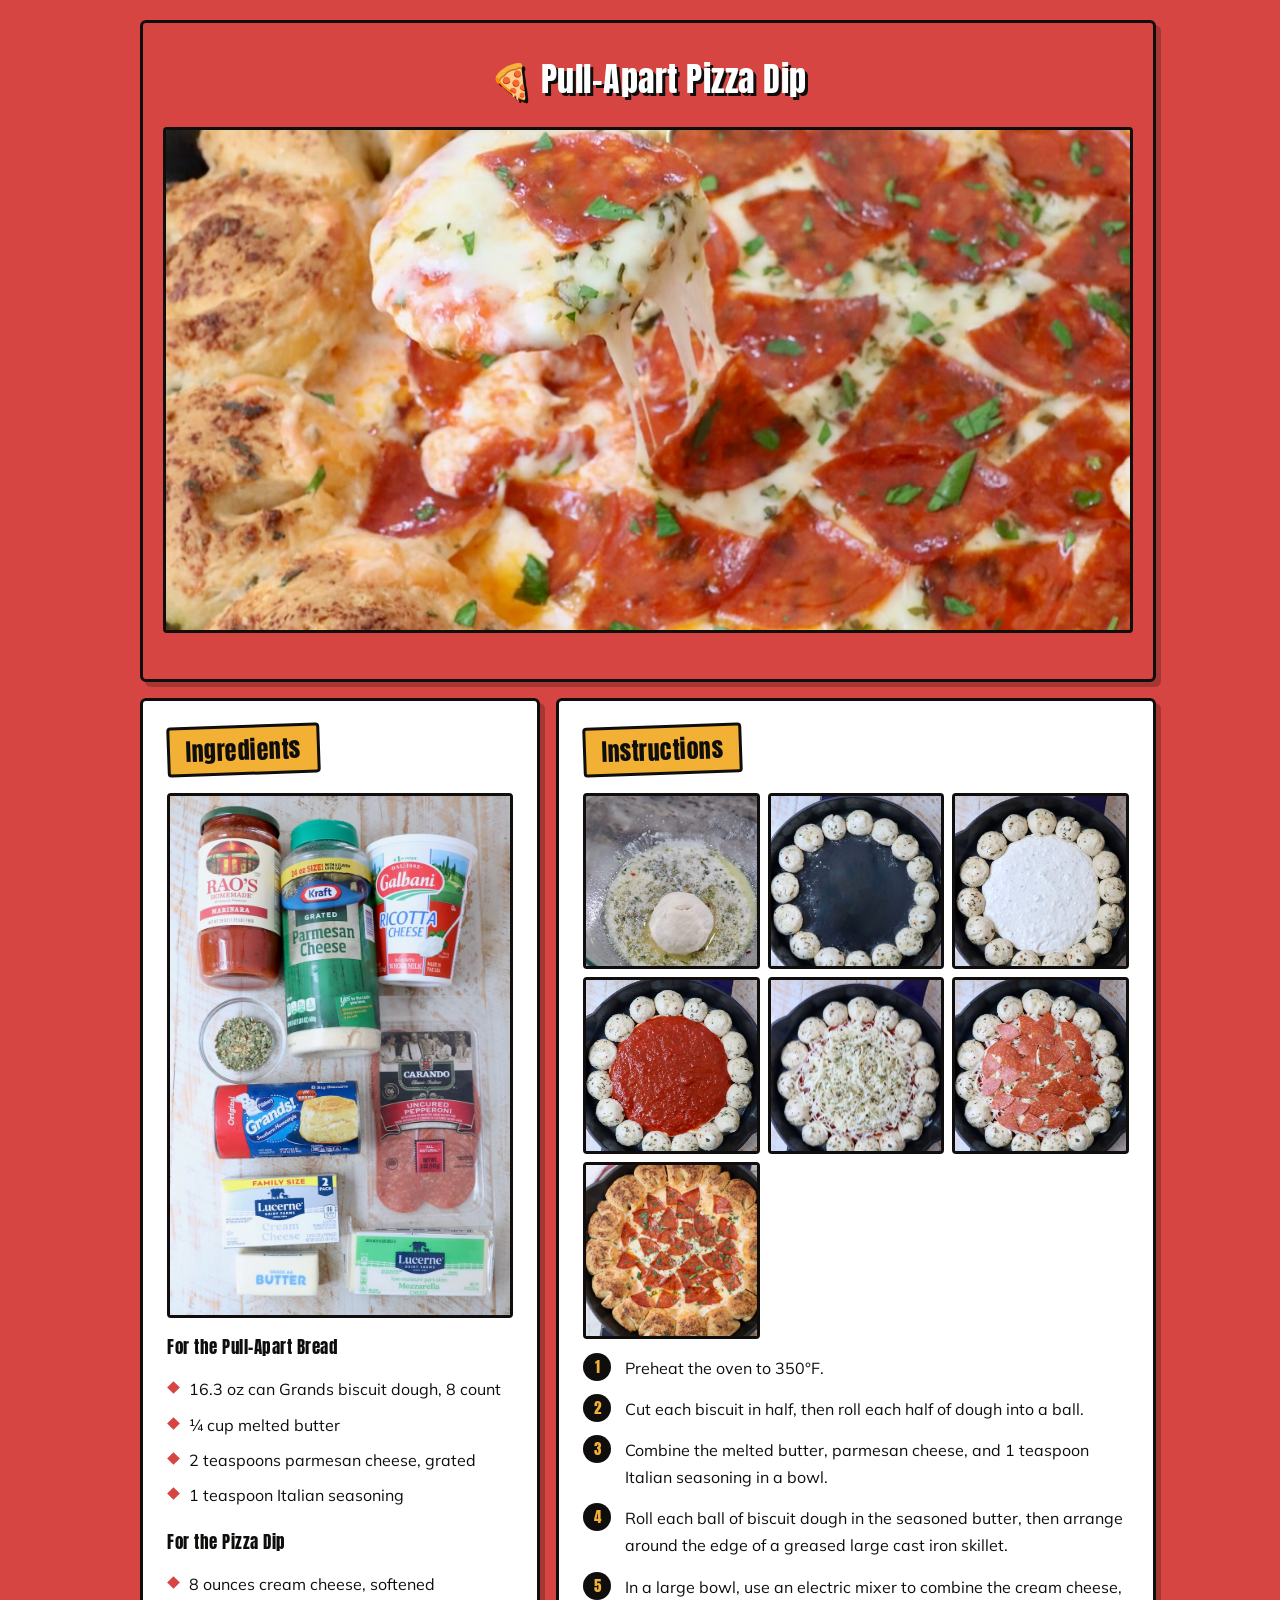
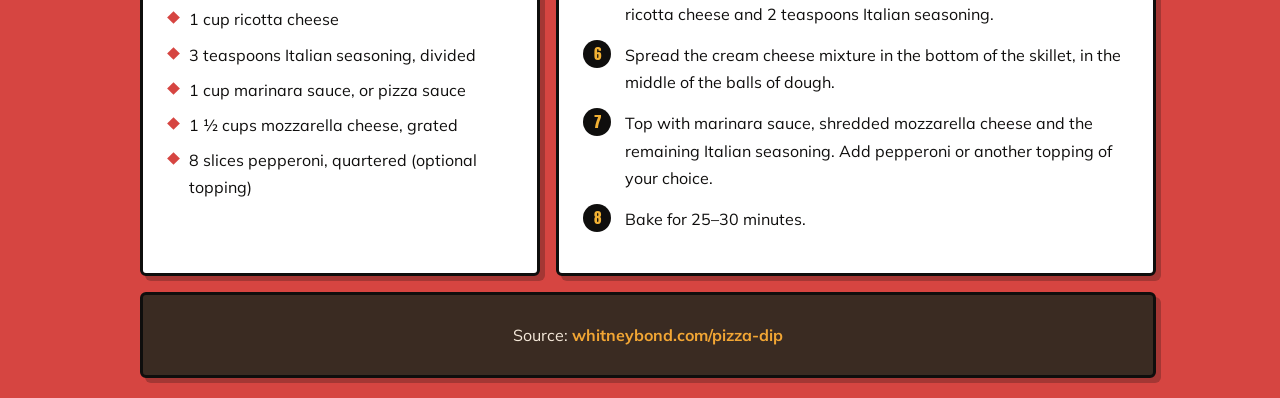
<file: assignment4/recipe.html>
<!DOCTYPE html>
<html>
<head>
	<meta charset='utf-8'>
	<meta http-equiv='X-UA-Compatible' content='IE=edge'>
	<title>Pizza Dip Recipe</title>
	<meta name='viewport' content='width=device-width, initial-scale=1'>
	<link rel='stylesheet' type='text/css' media='screen' href='main.css'>
</head>
<body>
	<div class="grid-container">

		<div id="header">
			<h1>🍕 Pull-Apart Pizza Dip</h1>
			<div class="img-frame">
				<img src="pic/pizza-dip-9.jpeg" alt="pizza-dip-9" class="hero-img">
			</div>
		</div>

		<div id="main1">
			<h2>Ingredients</h2>
			<div class="img-frame">
				<img src="pic/pizza-dip-1.jpeg" alt="pizza-dip-1" class="content-img">
			</div>

			<h3>For the Pull-Apart Bread</h3>
			<ul>
				<li>16.3 oz can Grands biscuit dough, 8 count</li>
				<li>¼ cup melted butter</li>
				<li>2 teaspoons parmesan cheese, grated</li>
				<li>1 teaspoon Italian seasoning</li>
			</ul>

			<h3>For the Pizza Dip</h3>
			<ul>
				<li>8 ounces cream cheese, softened</li>
				<li>1 cup ricotta cheese</li>
				<li>3 teaspoons Italian seasoning, divided</li>
				<li>1 cup marinara sauce, or pizza sauce</li>
				<li>1 ½ cups mozzarella cheese, grated</li>
				<li>8 slices pepperoni, quartered (optional topping)</li>
			</ul>
		</div>

		<div id="main2">
			<h2>Instructions</h2>
			<div class="step-photos">
				<div class="img-frame">
					<img src="pic/pizza-dip-2.jpeg" alt="pizza-dip-2">
				</div>
				<div class="img-frame">
					<img src="pic/pizza-dip-3.jpeg" alt="pizza-dip-3">
				</div>
				<div class="img-frame">
					<img src="pic/pizza-dip-4.jpeg" alt="pizza-dip-4">
				</div>
				<div class="img-frame">
					<img src="pic/pizza-dip-5.jpeg" alt="pizza-dip-5">
				</div>
				<div class="img-frame">
					<img src="pic/pizza-dip-6.jpeg" alt="pizza-dip-6">
				</div>
				<div class="img-frame">
					<img src="pic/pizza-dip-7.jpeg" alt="pizza-dip-7">
				</div>
				<div class="img-frame">
					<img src="pic/pizza-dip-8.jpeg" alt="pizza-dip-8">
				</div>
			</div>
			<ol>
				<li>Preheat the oven to 350°F.</li>
				<li>Cut each biscuit in half, then roll each half of dough into a ball.</li>
				<li>Combine the melted butter, parmesan cheese, and 1 teaspoon Italian seasoning in a bowl.</li>
				<li>Roll each ball of biscuit dough in the seasoned butter, then arrange around the edge of a greased large cast iron skillet.</li>
				<li>In a large bowl, use an electric mixer to combine the cream cheese, ricotta cheese and 2 teaspoons Italian seasoning.</li>
				<li>Spread the cream cheese mixture in the bottom of the skillet, in the middle of the balls of dough.</li>
				<li>Top with marinara sauce, shredded mozzarella cheese and the remaining Italian seasoning. Add pepperoni or another topping of your choice.</li>
				<li>Bake for 25–30 minutes.</li>
			</ol>
		</div>

		<div id="ref">
			<p>Source: <a href="https://whitneybond.com/pizza-dip/" target="_blank">whitneybond.com/pizza-dip</a></p>
		</div>

	</div>
</body>
</html>
</file>
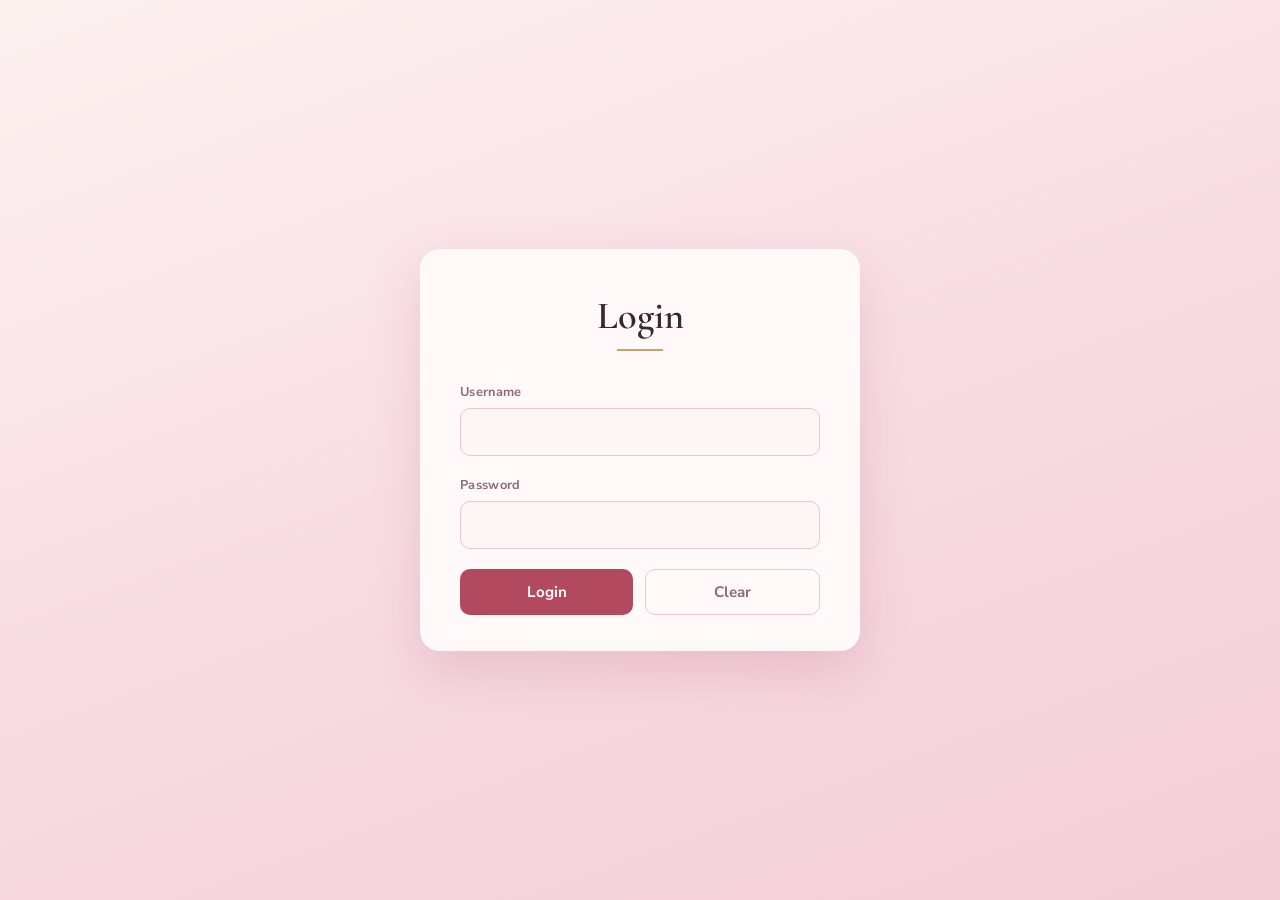
<file: assignment6/login.html>
<!DOCTYPE html>
<html>
	<head>
		<meta charset="UTF-8">
		<title>Login</title>
		<link rel="stylesheet" href="style.css">
		<script type="text/javascript" src="login.js"></script>
	</head>
	<body>
		<form name="myLogin" id="myLogin">
			<fieldset>
				<legend>Login</legend>

				<div class="field">
					<label for="username">Username</label>
					<input type="text" name="username" id="username" required>
				</div>

				<div class="field">
					<label for="password">Password</label>
					<input type="password" name="password" id="password" required>
				</div>

				<div class="form-actions">
					<input type="submit" value="Login" id="loginBtn">
					<input type="reset" value="Clear" id="clearBtn">
				</div>
			</fieldset>
		</form>
	</body>
</html>
</file>
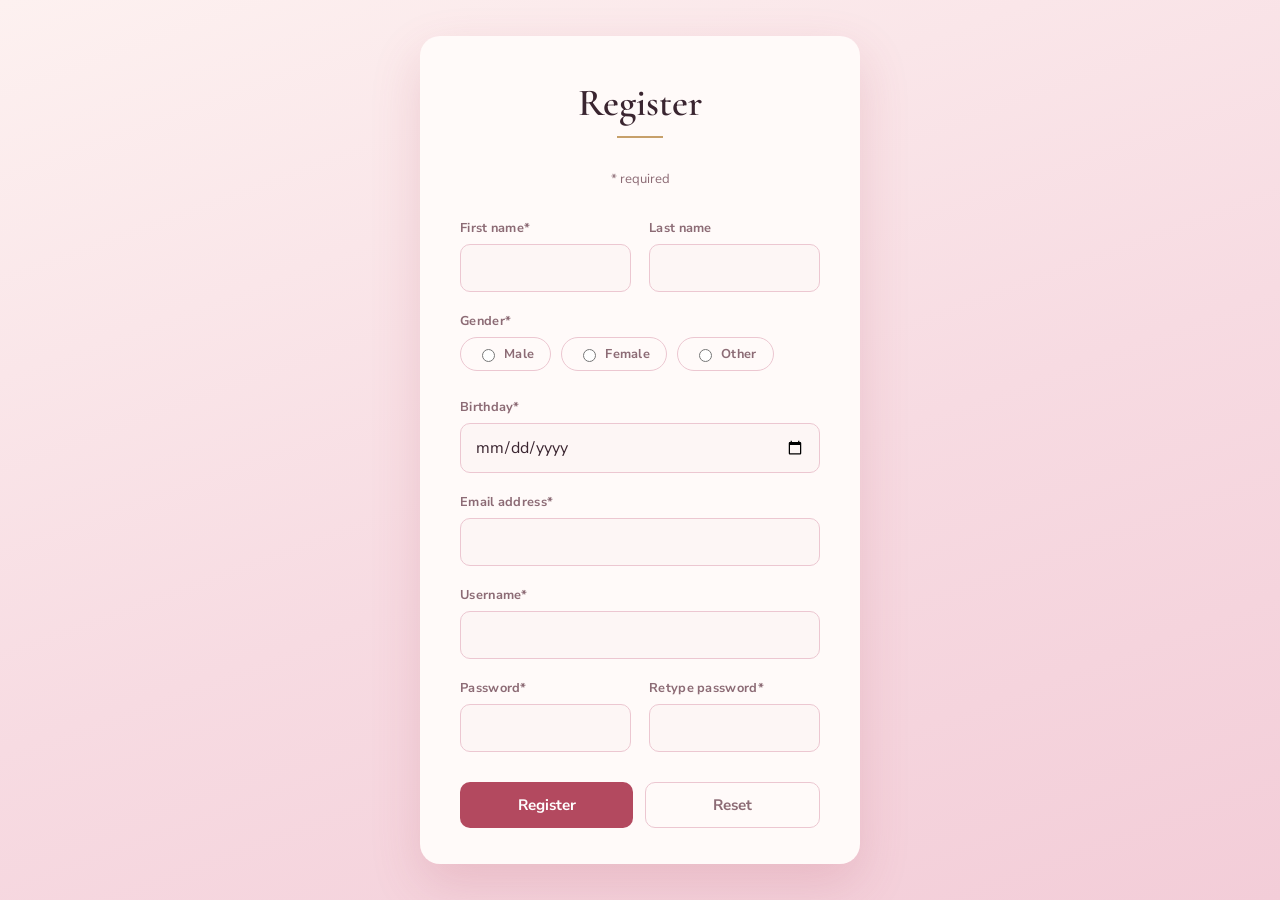
<file: assignment6/register.html>
<!DOCTYPE html>
<html>
	<head>
		<meta charset="UTF-8">
		<title>Register</title>
		<link rel="stylesheet" href="style.css">
		<script type="text/javascript" src="register.js"></script>
	</head>
	<body>
		<form name="myRegister" id="myRegister" action="login.html">
			<fieldset>
				<legend>Register</legend>
				<span class="hint">* required</span>
				<span id="errormsg"></span>

				<div class="field-row">
					<div class="field">
						<label for="firstname">First name*</label>
						<input type="text" name="firstname" id="firstname" required>
					</div>
					<div class="field">
						<label for="lastname">Last name</label>
						<input type="text" name="lastname" id="lastname">
					</div>
				</div>

				<div class="field">
					<span class="field-label">Gender*</span>
					<div class="radio-group">
						<label class="radio-pill"><input type="radio" name="gender" value="male">Male</label>
						<label class="radio-pill"><input type="radio" name="gender" value="female">Female</label>
						<label class="radio-pill"><input type="radio" name="gender" value="other">Other</label>
					</div>
				</div>

				<div class="field">
					<label for="bday">Birthday*</label>
					<input type="date" name="bday" id="bday" value="">
				</div>

				<div class="field">
					<label for="email">Email address*</label>
					<input type="email" name="email" id="email">
				</div>

				<div class="field">
					<label for="reg-username">Username*</label>
					<input type="text" name="username" id="reg-username">
				</div>

				<div class="field-row">
					<div class="field">
						<label for="reg-password">Password*</label>
						<input type="password" name="password" id="reg-password" required>
					</div>
					<div class="field">
						<label for="reg-password2">Retype password*</label>
						<input type="password" name="password" id="reg-password2" required>
					</div>
				</div>

				<div class="form-actions">
					<input type="submit" value="Register" id="registerBtn">
					<input type="reset" value="Reset" id="resetBtn">
				</div>
			</fieldset>
		</form>
	</body>
</html>
</file>
<file: main.css>
* {
    box-sizing: border-box;
}

html {
    scroll-behavior: smooth;
    scroll-padding-top: 80px;
}

body {
    margin: 0;
    font-family: 'Sarabun', 'Segoe UI', Tahoma, sans-serif;
    font-size: 1.05rem;
    line-height: 1.75;
    color: #4a3a43;
    background-color: white;
}

img {
    max-width: 100%;
    height: auto;
}

/* Grouping styles */
h1, h2, h3 {
    font-family: 'Mali', 'Sarabun', Garamond, serif;
    line-height: 1.3;
    margin: 0 0 0.5rem;
    color: #4a3a43;
}

a {
    color: #b8416d;
}

a:focus-visible,
button:focus-visible {
    outline: 3px solid #ffe58f;
    outline-offset: 3px;
}


/* Header : Navigation */
.site-nav {
    position: sticky;
    top: 0;
    z-index: 10;
    background-color: rgba(255, 255, 255, 0.94);
    border-bottom: 2px solid #fbd3df;
}

.nav-inner {
    max-width: 1000px;
    margin: 0 auto;
    padding: 0.7rem 1.25rem;
    display: flex;
    flex-wrap: wrap;
    align-items: center;
    justify-content: center;
    gap: 0.5rem 1.5rem;
}

.brand {
    font-family: 'Mali', 'Sarabun', Garamond, serif;
    font-weight: 700;
    font-size: 1.2rem;
    text-decoration: none;
    color: #4a3a43;
}

.nav-links {
    list-style: none;
    margin: 0;
    padding: 0;
    display: flex;
    flex-wrap: wrap;
    gap: 0.25rem 0.5rem;
}

.nav-links a {
    display: block;
    padding: 0.3rem 0.85rem;
    border-radius: 999px;
    text-decoration: none;
    color: #4a3a43;
    font-size: 0.98rem;
}

.nav-links a {
    transition: background-color 0.25s, color 0.25s;
}

.nav-links a:hover,
.nav-links a[aria-current="page"],
.nav-links a.is-active {
    background-color: #ffe58f;
}

.nav-links a.is-active {
    box-shadow: inset 0 -3px 0 #f2c94c;
}

.nav-links a.nav-cta {
    background-color: #b8416d;
    color: white;
    font-weight: 600;
}

.nav-links a.nav-cta:hover {
    background-color: #9d3459;
}


/* Layout : section */
.section {
    max-width: 1000px;
    margin: 0 auto;
    padding: 3rem 1.25rem;
}

.section.section-tight {
    padding-top: 2.5rem;
    padding-bottom: 3rem;
}

.section-title {
    font-size: 1.8rem;
    margin-bottom: 2rem;
    display: inline-block;
    padding-bottom: 0.3rem;
    background-image: linear-gradient(#ffe58f, #ffe58f);
    background-position: left bottom;
    background-size: 100% 10px;
    background-repeat: no-repeat;
}

.tint {
    background-color: #fff5f8;
}


/* Hero */
.hero {
    background-color: #fff5f8;
    text-align: center;
    padding: 4.5rem 1.25rem 4rem;
}

.hero-inner {
    max-width: 1000px;
    margin: 0 auto;
    display: grid;
    grid-template-columns: minmax(0, 1fr);
    gap: 2.5rem;
    align-items: center;
}

.hero-text {
    max-width: 640px;
    margin: 0 auto;
}

.avatar-frame {
    position: relative;
    order: -1;
    width: 220px;
    margin: 0 auto;
    isolation: isolate;
}

.avatar-frame::before {
    content: "";
    position: absolute;
    inset: 0;
    transform: translate(16px, 16px) rotate(3deg);
    background-color: #ffe58f;
    border: 3px solid #f2c94c;
    border-radius: 32px;
    z-index: -1;
    transition: transform 0.4s cubic-bezier(0.34, 1.56, 0.64, 1);
}

.avatar {
    display: block;
    width: 100%;
    aspect-ratio: 4 / 5;
    object-fit: cover;
    background-color: #fbd3df;
    border: 6px solid white;
    border-radius: 32px;
    box-shadow: 0 10px 0 #fbd3df;
}

.hero h1 {
    font-size: 1.8rem;
}

.hero .en-name {
    font-family: 'Mali', 'Sarabun', Garamond, serif;
    font-size: 1.3rem;
    color: #b8416d;
    margin: 0 0 0.25rem;
}

.hero .program {
    color: #7d6a74;
    margin: 0 0 1.75rem;
}

/* Buttons */
.btn-row {
    display: flex;
    flex-wrap: wrap;
    gap: 0.75rem;
    justify-content: center;
}

.btn {
    display: inline-block;
    padding: 0.6rem 1.5rem;
    border-radius: 999px;
    text-decoration: none;
    font-weight: 600;
    border: 2px solid #b8416d;
}

.btn-primary {
    background-color: #b8416d;
    color: white;
}

.btn-primary:hover {
    background-color: #9d3459;
    border-color: #9d3459;
}

.btn-ghost {
    background-color: white;
    color: #b8416d;
}

.btn-ghost:hover {
    background-color: #ffe58f;
    border-color: #ffe58f;
    color: #4a3a43;
}


/* Featured banner : ลิงก์ไปหน้า project.html */
.featured-wrap {
    max-width: 1000px;
    margin: -2rem auto 0;
    padding: 0 1.25rem;
    position: relative;
}

.featured {
    position: relative;
    overflow: hidden;
    display: flex;
    flex-direction: column;
    align-items: center;
    gap: 1rem;
    padding: 1.75rem 1.25rem;
    text-align: center;
    background-color: #ffe58f;
    background-image: radial-gradient(#fbd76a 2px, transparent 2.5px);
    background-size: 22px 22px;
    border: 3px solid #b8416d;
    border-radius: 24px;
    box-shadow: 8px 8px 0 #fbd3df;
    text-decoration: none;
    color: #4a3a43;
    transition: transform 0.2s, box-shadow 0.2s;
}

.featured > * {
    position: relative;
    z-index: 1;
}

.featured:hover {
    transform: translate(-2px, -2px);
    box-shadow: 10px 10px 0 #fbd3df;
}

.featured-icon {
    flex: none;
    display: grid;
    place-items: center;
    width: 76px;
    height: 76px;
    font-size: 2.2rem;
    line-height: 1;
    background-color: white;
    border: 3px solid #b8416d;
    border-radius: 22px;
    transform: rotate(-6deg);
    transition: transform 0.4s cubic-bezier(0.34, 1.56, 0.64, 1);
}

.featured:hover .featured-icon {
    transform: rotate(6deg) scale(1.12);
}

.featured-text {
    flex: 1;
    display: flex;
    flex-direction: column;
    gap: 0.15rem;
}

.featured-text strong {
    font-family: 'Mali', 'Sarabun', Garamond, serif;
    font-size: 1.6rem;
    line-height: 1.3;
}

.featured-meta {
    display: flex;
    flex-wrap: wrap;
    justify-content: center;
    gap: 0.4rem;
    margin-top: 0.5rem;
}

.featured-meta em {
    font-style: normal;
    font-size: 0.85rem;
    padding: 0.05rem 0.75rem;
    border-radius: 999px;
    background-color: white;
    border: 2px solid #fbd3df;
}

.featured-btn {
    display: inline-flex;
    align-items: center;
    gap: 0.5rem;
    padding: 0.7rem 1.6rem;
    border-radius: 999px;
    background-color: #b8416d;
    color: white;
    font-weight: 600;
    white-space: nowrap;
    transition: background-color 0.2s, padding 0.2s;
}

.featured-btn i {
    font-style: normal;
    display: inline-block;
    transition: transform 0.25s;
}

.featured:hover .featured-btn {
    background-color: #9d3459;
}

.featured:hover .featured-btn i {
    transform: translateX(6px);
}

.about-grid {
    display: grid;
    grid-template-columns: 1fr;
    gap: 2rem;
    align-items: start;
}

.about-grid p {
    margin: 0 0 1rem;
    max-width: 60ch;
}

/* Education */
.edu-list {
    list-style: none;
    margin: 0;
    padding: 0;
}

.edu-list li {
    padding: 0.9rem 1.1rem;
    margin-bottom: 0.75rem;
    background-color: white;
    border-left: 6px solid #fbd3df;
    border-radius: 0 18px 18px 0;
}
.achievement li {
    border-left-color: #ffe58f;
}

.edu-list strong {
    display: block;
    font-family: 'Mali', 'Sarabun', Garamond, serif;
}

.edu-list span {
    color: #7d6a74;
    font-size: 0.95rem;
}


/* Skills and Hobbies */
.two-col {
    display: grid;
    grid-template-columns: 1fr;
    gap: 2rem;
}

.chips {
    list-style: none;
    margin: 0;
    padding: 0;
    display: flex;
    flex-wrap: wrap;
    gap: 0.6rem;
}

.chips li {
    padding: 0.35rem 1rem;
    border-radius: 999px;
    background-color: #fbd3df;
}

.chips.alt li {
    background-color: #ffe58f;
}


/* Cards : Class Assignments / Projects */
.project-grid {
    display: grid;
    grid-template-columns: repeat(auto-fit, minmax(260px, 1fr));
    gap: 1.5rem;
}

.card {
    display: flex;
    flex-direction: column;
    padding: 1.5rem;
    background-color: white;
    border: 2px solid #fbd3df;
    border-radius: 18px;
    text-decoration: none;
    color: #4a3a43;
}

#assignments .card {
    transition: transform 0.35s cubic-bezier(0.34, 1.56, 0.64, 1), border-color 0.2s, box-shadow 0.2s;
}

#assignments .card:hover {
    transform: translateY(-8px);
    border-color: #ffe58f;
    box-shadow: 0 10px 0 #ffe58f;
}

.card h3 {
    font-size: 1.15rem;
}

.card p {
    margin: 0 0 1rem;
    color: #7d6a74;
    font-size: 0.97rem;
    flex: 1;
}

.card .go {
    align-self: flex-start;
    padding: 0.35rem 1.3rem;
    border-radius: 999px;
    background-color: #b8416d;
    color: white;
    font-weight: 600;
    text-decoration: none;
}

.card .go:hover {
    background-color: #9d3459;
}

.card .tag {
    align-self: flex-start;
    margin-bottom: 0.6rem;
    padding: 0.05rem 0.7rem;
    font-size: 0.85rem;
    border-radius: 999px;
    background-color: #ffe58f;
}


/* Contact */
.contact-list {
    list-style: none;
    margin: 0;
    padding: 0;
    display: grid;
    grid-template-columns: repeat(auto-fit, minmax(250px, 1fr));
    gap: 1rem;
}

.contact-list a {
    display: block;
    padding: 1rem 1.25rem;
    background-color: white;
    border: 2px solid #fbd3df;
    border-radius: 18px;
    text-decoration: none;
    color: #4a3a43;
    overflow-wrap: anywhere;
}

.contact-list a:hover {
    background-color: #ffe58f;
    border-color: #ffe58f;
}

.contact-list small {
    display: block;
    color: #7d6a74;
}


/* Page header (project.html) */
.page-head {
    background-color: #fff5f8;
    text-align: center;
    padding: 2.5rem 1.25rem;
}

.page-head h1 {
    font-size: 1.7rem;
}

.page-head p {
    margin: 0 auto;
    max-width: 52ch;
    color: #7d6a74;
}

/* Project list + image gallery (project.html) */
.project-list {
    display: grid;
    grid-template-columns: minmax(0, 1fr);
    gap: 1.75rem;
}

.project-list .card h3 {
    font-size: 1.4rem;
    margin-bottom: 1rem;
}

.gallery {
    display: grid;
    grid-template-columns: minmax(0, 1fr);
    gap: 0.75rem;
    margin-bottom: 1.25rem;
}

.gallery img {
    width: 100%;
    aspect-ratio: 16 / 9;
    object-fit: cover;
    display: block;
    border-radius: 12px;
    background-color: #fff5f8;
}

.back-row {
    margin: 2rem 0 0;
}

/* Project page : hover interactions (subtle) */
.project-list .card {
    transition: border-color 0.25s, box-shadow 0.25s;
}

.gallery img {
    transition: transform 0.3s ease;
}

.credit {
    list-style: none;
    margin: -0.5rem 0 1rem;
    padding: 0;
    font-size: 0.85rem;
    color: #7d6a74;
    line-height: 1.6;
}

.credit a {
    overflow-wrap: anywhere;
}

@media (hover: hover) {
    .project-list .card:hover {
        border-color: #ffe58f;
        box-shadow: 0 6px 0 #ffe58f;
    }

    .gallery img:hover {
        transform: scale(1.03);
    }
}

/* Footer */
.site-footer {
    text-align: center;
    padding: 2rem 1.25rem;
    border-top: 2px solid #fbd3df;
    color: #7d6a74;
    font-size: 0.92rem;
}

.site-footer p {
    margin: 0.2rem 0;
}

@media only screen and (min-width: 576px) {
    .gallery {
        grid-template-columns: repeat(3, minmax(0, 1fr));
    }
}

/* Tablet / Desktop ตั้งแต่ 768px */
@media only screen and (min-width: 768px) {
    .nav-inner {
        justify-content: space-between;
    }

    .section {
        padding: 4.5rem 1.25rem;
    }

    .hero {
        padding: 5.5rem 1.25rem 5rem;
    }

    .hero-inner {
        grid-template-columns: minmax(0, 1.15fr) minmax(0, 1fr);
        gap: 3rem;
    }

    .hero-text {
        margin: 0;
        text-align: left;
    }

    .hero .btn-row {
        justify-content: flex-start;
    }

    .avatar-frame {
        order: 0;
        width: min(100%, 340px);
        margin: 0 0 0 auto;
    }

    .avatar-frame::before {
        transform: translate(24px, 24px) rotate(3deg);
    }

    .avatar-frame:hover::before {
        transform: translate(30px, 30px) rotate(6deg);
    }

    .brand {
        transition: transform 0.35s cubic-bezier(0.34, 1.56, 0.64, 1);
    }

    .brand:hover {
        transform: translateY(-3px);
    }

    .hero h1 {
        font-size: 2.6rem;
    }

    .page-head h1 {
        font-size: 2.3rem;
    }

    .featured-meta {
        justify-content: flex-start;
    }

    .featured {
        flex-direction: row;
        gap: 1.5rem;
        padding: 1.75rem 2rem;
        text-align: left;
    }

    .about-grid {
        grid-template-columns: 1.2fr 1fr;
        gap: 2.5rem;
    }

    .two-col {
        grid-template-columns: 2fr 1fr;
        gap: 3rem;
    }
}

@media (prefers-reduced-motion: reduce) {
    html {
        scroll-behavior: auto;
    }
    .featured,
    .featured-icon,
    .featured-btn i,
    #assignments .card,
    .project-list .card,
    .gallery img,
    .avatar-frame::before,
    .brand {
        transition: none;
    }

    .featured:hover,
    .featured:hover .featured-icon,
    .featured:hover .featured-btn i,
    #assignments .card:hover,
    .project-list .card:hover,
    .gallery img:hover,
    .brand:hover {
        transform: none;
    }

    .avatar-frame:hover::before {
        transform: translate(24px, 24px) rotate(3deg);
    }
}
</file>
<file: assignment5/main.css>
* {
	box-sizing: border-box;
}

body {
	margin: 0;
	padding: 56px 20px 80px;
	background-color: #FBEEF2;
	color: #4A2233;
	font-family: 'Inter', sans-serif;
	line-height: 1.55;
}
.thread {
	max-width: 900px;
	margin: 0 auto;
	display: grid;
	grid-template-areas:
		"header"
		"posts"
		"composer";
	gap: 32px;
}

.thread-header { grid-area: header; }
.posts { grid-area: posts; }
.composer { grid-area: composer; }

/* Media Query: จอกว้างขึ้นเปลี่ยนเป็น grid 2 คอลัมน์ */
@media only screen and (min-width: 760px) {
	.thread {
		grid-template-columns: 1fr 320px;
		grid-template-areas:
			"header  header"
			"posts   composer";
	}
}

#top {
	font-family: 'Fraunces', serif;
	font-weight: 600;
	font-size: 2.5rem;
	margin: 0 0 8px 0;
	min-height: 1.2em;
}

.thread-sub {
	margin: 0;
	color: #8B5E70;
	font-size: 0.95rem;
}

.posts {
	list-style: none;
	margin: 0;
	padding: 0;
	position: relative;
}

.posts::before {
	content: "";
	position: absolute;
	top: 14px;
	bottom: 14px;
	left: 19px;
	width: 1px;
	background-color: #E8C6D2;
}

.post {
	display: flex;
	flex-direction: row;
	align-items: flex-start;
	gap: 18px;
	padding: 0 0 28px 0;
	position: relative;
}

.post:last-child {
	padding-bottom: 0;
}

.post-index {
	width: 38px;
	height: 38px;
	border: 1px solid #E8C6D2;
	border-radius: 50%;
	background-color: #FFF8FA;
	display: flex;
	justify-content: center;
	align-items: center;
	font-family: 'Fraunces', serif;
	font-size: 0.85rem;
	color: #8B5E70;
	position: relative;
	transition: all 0.2s cubic-bezier(0.25, 0.8, 0.25, 1);
}

.post--topic .post-index {
	background-color: #D6698C;
	border: 1px solid #D6698C;
	color: #FFF8FA;
}

.post:hover .post-index {
	transform: translateY(-4px) scale(1.05);
	box-shadow: 0 4px 10px rgba(0, 0, 0, 0.15);
}

.post-body {
	flex: 1;
	background-color: #FFF8FA;
	border: 1px solid #E8C6D2;
	border-radius: 10px;
	padding: 14px 18px;
	min-height: 24px;
	box-shadow: 0 2px 8px rgba(0, 0, 0, 0.05);
	transition: all 0.2s cubic-bezier(0.25, 0.8, 0.25, 1);
}

.post:hover .post-body {
	transform: translateY(-2px);
	box-shadow: 0 8px 18px rgba(0, 0, 0, 0.08);
}

.post--topic .post-body {
	border: 1px solid #F3D3DE;
	font-weight: 500;
}

.post-body:empty::before {
	content: attr(data-empty);
	color: #8B5E70;
	font-style: italic;
}
.composer {
	background-color: rgba(255, 248, 250, 0.85);
	backdrop-filter: blur(10px);
	-webkit-backdrop-filter: blur(10px);
	border: 1px solid rgba(255, 255, 255, 0.6);
	border-radius: 14px;
	padding: 20px;
	box-shadow: 0 10px 30px rgba(0, 0, 0, 0.05);
}

.composer-label {
	display: block;
	font-size: 0.85rem;
	color: #8B5E70;
	margin-bottom: 8px;
}

#message {
	width: 100%;
	min-height: 96px;
	padding: 12px 14px;
	border: 1px solid #E8C6D2;
	border-radius: 8px;
	background-color: #FBEEF2;
	color: #4A2233;
	font-family: 'Inter', sans-serif;
	font-size: 1rem;
	line-height: 1.5;
}

.composer-actions {
	display: flex;
	flex-direction: row;
	justify-content: flex-end;
	gap: 10px;
	margin-top: 14px;
}

.btn {
	font-family: 'Inter', sans-serif;
	font-size: 0.95rem;
	font-weight: 500;
	padding: 10px 20px;
	border: 1px solid transparent;
	border-radius: 8px;
	cursor: pointer;
	transition: all 0.2s cubic-bezier(0.25, 0.8, 0.25, 1);
}

.btn-primary {
	background-color: #D6698C;
	color: #FFF8FA;
	box-shadow: 0 2px 8px rgba(0, 0, 0, 0.06);
}

.btn-primary:hover {
	background-color: #C14C74;
	transform: translateY(-2px);
	box-shadow: 0 8px 18px rgba(0, 0, 0, 0.12);
}

.btn-primary:active {
	transform: translateY(1px) scale(0.97);
	box-shadow: none;
}

.btn:disabled {
	opacity: 0.5;
	cursor: not-allowed;
}

.btn-ghost {
	background-color: transparent;
	border: 1px solid #E8C6D2;
	color: #8B5E70;
}

.btn-ghost:hover {
	border-color: #8B5E70;
	color: #4A2233;
	transform: translateY(-2px);
}

.btn-ghost:active {
	transform: translateY(1px) scale(0.97);
}

@media only screen and (max-width: 480px) {
	body {
		padding: 40px 16px 60px;
	}
	.post {
		gap: 12px;
	}
	.posts::before {
		left: 15px;
	}
	.post-index {
		width: 30px;
		height: 30px;
		font-size: 0.75rem;
	}
}
</file>
<file: assignment7/game.css>
/* =============================================================================
   MDT312 Assignment 7: Square Game Styling
   ตกแต่งให้สวยงาม สะอาดตา และ User-Friendly ตามเกณฑ์การให้คะแนน
   ============================================================================= */

@import url('https://fonts.googleapis.com/css2?family=Press+Start+2P&family=Baloo+2:wght@500;700;800&display=swap');
 
body {
	margin: 0;
	padding: 40px 20px 60px;
	background-color: #1f0a18;
	font-family: 'Baloo 2', sans-serif;
	color: #fff1f6;
	text-align: center;
}
 
/* ---------- Header ---------- */
 
.page-header {
	margin-bottom: 30px;
}
 
.page-header h1 {
	display: inline-block;
	font-family: 'Press Start 2P', monospace;
	font-size: 1.6rem;
	margin: 0 0 12px;
	padding: 16px 28px;
	color: #ff3d94;
	background-color: #2f1226;
	border: 4px solid black;
	border-radius: 10px;
	box-shadow: 6px 6px 0 black;
}
 
.page-header p {
	margin: 0;
	font-weight: 700;
	color: #ff9fc9;
}
 
/* ---------- Control panel ---------- */
 
fieldset {
	border: 4px solid black;
	background-color: #2f1226;
	border-radius: 14px;
	box-shadow: 6px 6px 0 black;
	padding: 20px;
	margin: 0 auto 30px auto;
	width: 500px;
	max-width: 90%;
}
 
legend {
	font-family: 'Press Start 2P', monospace;
	font-size: 0.7rem;
	color: #ffd23f;
	padding: 0 10px;
}
 
label {
	display: block;
	font-weight: 700;
	color: #ff9fc9;
	margin-bottom: 5px;
}
 
input#numbox,
select#color {
	font-family: 'Baloo 2', sans-serif;
	font-size: 1rem;
	color: #fff1f6;
	background-color: #1f0a18;
	border: 3px solid black;
	border-radius: 8px;
	padding: 8px;
	margin: 0 10px 15px 0;
	width: 100px;
}
 
select#color {
	width: 140px;
}
 
button#start {
	font-family: 'Press Start 2P', monospace;
	font-size: 0.85rem;
	color: #1f0a18;
	background-color: #ffd23f;
	border: 3px solid black;
	border-radius: 8px;
	padding: 12px 20px;
	cursor: pointer;
	box-shadow: 4px 4px 0 black;
	margin-bottom: 10px;
}
 
button#start:hover {
	background-color: #ffdd6b;
}
 
button#start:disabled {
	background-color: #999;
	color: #555;
	cursor: not-allowed;
}
 
/* ---------- Timer + remaining ---------- */
 
#timerClock,
#remainingWrap {
	display: inline-block;
	font-weight: 700;
	color: #ff9fc9;
	margin: 0 10px;
}
 
#clock,
#remaining {
	display: inline-block;
	box-sizing: border-box;
	font-family: 'Press Start 2P', monospace;
	font-size: 0.9rem;
	color: #1f0a18;
	background-color: #ff3d94;
	border: 3px solid black;
	border-radius: 8px;
	padding: 6px 10px;
	width: 56px;
	text-align: center;
}
 
#remaining {
	background-color: #ffd23f;
}
 
/* ---------- Game board ---------- */
 
#container {
	display: inline-block;
	background-color: black;
	border: 6px solid black;
	border-radius: 16px;
	padding: 14px;
	box-shadow: 0 0 0 3px #ff3d94;
}
 
#layer {
	position: relative;
	width: 500px;
	height: 500px;
	max-width: 80vw;
	max-height: 80vw;
	background-color: #2a0f22;
	border-radius: 8px;
	overflow: hidden;
}
 
.square {
	position: absolute;
	width: 26px;
	height: 26px;
	border: 2px solid black;
	border-radius: 5px;
	cursor: pointer;
	box-shadow: 3px 3px 0 black;
}
 
.square:hover {
	transform: scale(1.1);
}
 
.square.popping {
	transform: scale(0.2);
	opacity: 0;
}
 
.square.maroon {
	background-color: #6d0202;
}
 
.square.lightgreen {
	background-color: #7dffb0;
}
 
.square.magenta {
	background-color: #fd3db5;
}
</file>
<file: assignment3/style.css>
body {
  margin: 0;
  font-family:'Brush Script MT', 'Lucida Handwriting', cursive;
  color: #333;
  background-color: #f3ece1;
  font-size: 18px;
}

.main-container {
  max-width: 1440px; 
  margin: 0 auto;
  background-color: #fae5cd;
  box-shadow: 0 0 30px rgba(0,0,0,0.05);
}

/* ---------- Global Transition for smooth animation ---------- */
a, button, img, .step, .ingredients, li {
  transition: all 0.3s cubic-bezier(0.25, 0.8, 0.25, 1);
}

/* ---------- hero ---------- */
.hero {
  background-image: url("pics/hero.jpg");
  background-size: cover;
  background-position: center;
  width: 100%;
  height: 500px;
  text-align: center;
  display: flex;
  align-items: center;
  justify-content: center;
  position: relative;
}

/* เพิ่ม Overlay สีดำบางๆ เพื่อลดความรู้สึกเบลอของภาพ และให้ตัวหนังสือชัดขึ้น */
.hero::before {
  content: "";
  position: absolute;
  top: 0; left: 0; right: 0; bottom: 0;
  background: rgba(0, 0, 0, 0.2);
}

.hero h1 {
  position: relative;
  color: white;
  padding: 30px 60px;
  text-shadow: 2px 2px 4px rgba(75, 31, 2, 0.5);
  font-size: 60px;
}

/* ---------- Ingredients (Glassmorphism Card Layout) ---------- */
.ingredients {
  display: flex;
  flex-wrap: wrap;
  column-gap: 60px;
  row-gap: 10px;
  align-items: center;
  justify-content: center;
  margin: 60px auto;
  max-width: 1000px;
  background: rgba(255, 255, 255, 0.9);
  border-radius: 24px;
  padding: 50px;
  box-shadow: 0 15px 40px rgba(0, 0, 0, 0.08);
}

.ingredients-title {
  width: 100%; 
  text-align: left;
  margin-top: 0;
  margin-bottom: 5px;
  color: #dd6b20;
}

.ingredients img {
  width: 350px;
  height: 350px;
  object-fit: cover;
  border-radius: 50%;
  box-shadow: 0 12px 24px rgba(0,0,0,0.15);
}

.ingredients img:hover {
  transform: scale(1.05) rotate(3deg);
  filter: drop-shadow(0 12px 24px rgba(221, 107, 32, 0.35));
}

.ingredients ul {
  list-style: none;
  padding: 0;
  min-width: 350px;
  font-size: 22px;
}

.ingredients li {
  padding: 12px 20px;
  border-bottom: 1px solid #eee; 
}

.ingredients li:hover {
  background-color: #fefabf;
  transform: translateX(10px);
  color: #dd6b20;
  border-bottom-color: transparent;
  font-weight: 500;
}

/* ---------- Headings ---------- */
h2 {
  text-align: center;
  margin-top: 60px;
  margin-bottom: 30px;
  color: #dd6b20;
  font-size: 40px;
}

/* ---------- Steps (Flexbox & Hover Elevation) ---------- */
.steps {
  display: flex;
  flex-wrap: wrap;
  justify-content: center;
  gap: 20px;
  margin: 20px auto;
  max-width: 1300px;
  padding: 0 20px;
}

.step {
  width: 280px;
  background-color: #ffffff;
  border-radius: 16px;
  padding: 20px;
  text-align: left;
  border: 2px solid transparent;
  box-shadow: 0 6px 12px rgba(0, 0, 0, 0.05);
}

.step:hover {
  transform: translateY(-8px);
  box-shadow: 0 12px 24px rgba(221, 107, 32, 0.15);
  border-color: #dd6b20;
}

.img-wrapper {
  overflow: hidden;
  border-radius: 12px;
  margin-bottom: 15px;
}

.step img {
  width: 100%;
  height: auto;
  display: block;
}

.step:hover img {
  transform: scale(1.15);
}

.step p {
  font-size: 22px;
}

/* ---------- Gallery ---------- */
.gallery {
  display: flex;
  flex-wrap: wrap;
  justify-content: center;
  gap: 30px;
  margin: 20px auto 60px;
  max-width: 1200px;
}

.gallery img {
  width: 370px;
  height: auto;
  border-radius: 16px;
  box-shadow: 0 6px 15px rgba(0,0,0,0.1);
}

.gallery img:hover {
  transform: scale(1.05) translateY(-6px);
  box-shadow: 0 15px 30px rgba(0,0,0,0.2);
}

/* ---------- Source ---------- */
.source {
  text-align: center;
  color: #777;
  margin-bottom: 40px;
  padding-bottom: 40px;
  font-size: 30px;
}

.source a {
  color: #dd6b20;
}

.source a:hover {
  color: #ee0404;
}
</file>
<file: assignment4/main.css>
@import url('https://fonts.googleapis.com/css2?family=Anton&family=Mulish:wght@400;500;600;700&display=swap');

body {
	margin: 0;
	font-family: 'Mulish', 'Segoe UI', Tahoma, sans-serif;
	background-color: #d64541;
	color: #0f0e0d;
}

h1, h2, h3 {
	margin-top: 0;
	font-family: 'Anton', Georgia, 'Times New Roman', serif;
	font-weight: 400;
	letter-spacing: 0.5px;
}

h3 {
	font-size: 1.05em;
	margin-bottom: 8px;
}

ul, ol {
	padding-left: 1em;
	line-height: 1.7;
}

/* ---------- Grid Layout ---------- */
.grid-container {
	display: grid;
	grid-template-columns: 40% 60%;
	grid-template-areas:
		"header header"
		"main1  main2"
		"ref ref";
	gap: 16px;
	max-width: 1000px;
	margin: 20px auto;
	padding: 0 16px;
}

.grid-container > div {
	background-color: #ffffff;
	border: 3px solid #0f0e0d;
	border-radius: 6px;
	padding: 24px;
	box-shadow: 5px 5px 0 rgba(15, 14, 13, 0.25);
}

/* ---------- Checkered ribbon divider (signature detail) ---------- */
.checker-strip {
	height: 14px;
	margin: 18px 0;
	background-image:
		linear-gradient(45deg, #0f0e0d 25%, transparent 25%, transparent 75%, #0f0e0d 75%),
		linear-gradient(45deg, #0f0e0d 25%, transparent 25%, transparent 75%, #0f0e0d 75%);
	background-size: 14px 14px;
	background-position: 0 0, 7px 7px;
	background-color: #f2b134;
	border-radius: 3px;
}

/* ---------- Images ---------- */
.img-frame {
	overflow: hidden;
	border-radius: 4px;
	border: 3px solid #0f0e0d;
	transition: box-shadow 0.25s ease;
}

.img-frame:hover {
	box-shadow: 4px 4px 0 #f2b134;
}

.hero-img,
.content-img,
.step-photos img {
	max-width: 100%;
	height: auto;
	display: block;
	cursor: pointer;
	transition: transform 0.25s ease, filter 0.25s ease;
}

/* hover */
.img-frame:hover .hero-img,
.img-frame:hover .content-img,
.img-frame:hover img {
	transform: scale(1.1);
}

.hero-img {
	max-height: 500px;
	width: 100%;
	object-fit: cover;
}

.content-img {
	object-fit: cover;
}

.hero-frame {
	margin-top: 0;
}

.img-frame {
	margin-bottom: 16px;
}

.step-photos {
	display: grid;
	grid-template-columns: repeat(3, 1fr);
	gap: 8px;
	margin-bottom: 16px;
}

.step-photos .img-frame {
	margin-bottom: 0;
	aspect-ratio: 1 / 1;
}

.step-photos img {
	width: 100%;
	height: 100%;
	aspect-ratio: 1 / 1;
	object-fit: cover;
}

/* ---------- Areas ---------- */
#header {
	grid-area: header;
	background-color: #d64541;
	color: #ffffff;
	text-align: center;
	padding: 30px 20px;
	border: 3px solid #0f0e0d;
}

#header h1 {
	font-size: 2.1em;
	color: #ffffff;
	text-shadow: 3px 3px 0 #0f0e0d;
}

#main1 {
	grid-area: main1;
}

#main2 {
	grid-area: main2;
}

/* ---------- Section tab labels ---------- */
#main1 h2,
#main2 h2 {
	display: inline-block;
	background-color: #f2b134;
	color: #0f0e0d;
	padding: 4px 16px;
	border: 3px solid #0f0e0d;
	border-radius: 4px;
	transform: rotate(-2deg);
	margin-bottom: 18px;
}

/* ---------- Ingredient list ---------- */
#main1 ul {
	list-style: none;
	padding-left: 0;
	margin-bottom: 20px;
}

#main1 ul li {
	position: relative;
	padding-left: 22px;
	margin-bottom: 8px;
}

#main1 ul li::before {
	content: "";
	position: absolute;
	left: 2px;
	top: 7px;
	width: 9px;
	height: 9px;
	background-color: #d64541;
	transform: rotate(45deg);
}

/* ---------- Instruction step numbers ---------- */
#main2 ol {
	list-style: none;
	padding-left: 0;
	counter-reset: step;
}

#main2 ol li {
	counter-increment: step;
	position: relative;
	padding-left: 42px;
	margin-bottom: 14px;
}

#main2 ol li::before {
	content: counter(step);
	position: absolute;
	left: 0;
	top: -2px;
	width: 28px;
	height: 28px;
	border-radius: 50%;
	background-color: #0f0e0d;
	color: #f2b134;
	font-family: 'Anton', sans-serif;
	font-size: 0.95em;
	display: flex;
	align-items: center;
	justify-content: center;
}

#ref {
	grid-area: ref;
	text-align: center;
	background-color: #3a2b22;
	color: #f5e9da;
	padding: 14px;
	border: 3px solid #0f0e0d;
	border-radius: 6px;
}

#ref a {
	color: #f2a634;
	font-weight: 700;
	text-decoration: none;
}

#ref a:hover {
	text-decoration: underline;
}

/* ---------- Tablet: stack main1/main2 ---------- */
@media only screen and (max-width: 768px) {
	.grid-container {
		grid-template-columns: 100%;
		grid-template-areas:
			"header"
			"main1"
			"main2"
			"ref";
	}

	#header h1 {
		font-size: 1.6em;
	}
}

/* ---------- Mobile ---------- */
@media only screen and (max-width: 480px) {
	.grid-container {
		gap: 12px;
		padding: 0 10px;
	}

	#header {
		padding: 20px 12px;
	}

	.grid-container > div {
		padding: 16px;
	}

	.step-photos {
		gap: 6px;
	}

	.hero-img {
		max-height: 180px;
	}
}
</file>
<file: assignment6/style.css>
@import url('https://fonts.googleapis.com/css2?family=Cormorant+Garamond:wght@500;600;700&family=Nunito+Sans:wght@400;600;700&display=swap');
 
* {
	box-sizing: border-box;
}
 
body {
	margin: 0;
	padding: 24px;
	min-height: 100vh;
	display: flex;
	justify-content: center;
	align-items: center;
	background: linear-gradient(160deg, #fdf1f0 0%, #f7dbe2 55%, #f3cdd8 100%);
	font-family: 'Nunito Sans', sans-serif;
	color: #3a2530;
}
 
form {
	background: #fffaf9;
	border-radius: 20px;
	padding: 44px 40px 36px;
	width: 100%;
	max-width: 440px;
	box-shadow: 0 20px 50px rgba(179, 73, 95, 0.18);
}
 
fieldset {
	border: none;
	padding: 0;
	margin: 0;
}
 
legend {
	display: block;
	width: 100%;
	font-family: 'Cormorant Garamond', serif;
	font-weight: 600;
	font-size: 2.4rem;
	text-align: center;
	color: #3a2530;
	margin: 0 0 6px;
}
 
legend::after {
	content: "";
	display: block;
	width: 46px;
	height: 2px;
	background: #c7a06a;
	margin: 10px auto 26px;
}
 
.hint {
	display: block;
	text-align: center;
	font-size: 0.82rem;
	color: #8c6b75;
	margin-bottom: 10px;
}
 
#errormsg {
	display: block;
	min-height: 1em;
	text-align: center;
	color: #b3324f;
	font-weight: 700;
	font-size: 0.88rem;
	margin-bottom: 6px;
}
 
/* ---------- Fields ---------- */
 
.field {
	display: flex;
	flex-direction: column;
	margin-bottom: 20px;
}
 
.field label,
.field-label {
	font-size: 0.8rem;
	font-weight: 700;
	color: #8c6b75;
	letter-spacing: 0.3px;
	margin-bottom: 7px;
}
 
.field-row {
	display: flex;
	flex-wrap: wrap;
	gap: 18px;
}
 
.field-row .field {
	flex: 1;
	min-width: 150px;
}
 
input[type="text"],
input[type="password"],
input[type="email"],
input[type="date"] {
	width: 100%;
	padding: 12px 14px;
	border: 1.5px solid #ecc7d1;
	border-radius: 10px;
	background: #fdf6f5;
	color: #3a2530;
	font-size: 1rem;
	font-family: 'Nunito Sans', sans-serif;
	transition: border-color 0.2s ease, box-shadow 0.2s ease;
}
 
input[type="text"]:focus,
input[type="password"]:focus,
input[type="email"]:focus,
input[type="date"]:focus {
	outline: none;
	background: #fff;
	border-color: #b3495f;
	box-shadow: 0 0 0 3px rgba(179, 73, 95, 0.12);
}
 
/* ---------- Gender radios ---------- */
 
.radio-group {
	display: flex;
	flex-wrap: wrap;
	gap: 10px;
}
 
.radio-pill {
	display: inline-flex;
	align-items: center;
	gap: 6px;
	padding: 7px 16px;
	border: 1.5px solid #ecc7d1;
	border-radius: 999px;
	font-size: 0.88rem;
	color: #3a2530;
	cursor: pointer;
	transition: border-color 0.2s ease, color 0.2s ease;
}
 
.radio-pill:has(input:checked) {
	border-color: #b3495f;
	color: #b3495f;
	font-weight: 700;
}
 
input[type="radio"] {
	accent-color: #b3495f;
	cursor: pointer;
}
 
/* ---------- Buttons ---------- */
 
.form-actions {
	display: flex;
	gap: 12px;
	margin-top: 10px;
}
 
input[type="submit"],
input[type="reset"] {
	flex: 1;
	padding: 12px;
	border-radius: 10px;
	font-size: 0.95rem;
	font-weight: 700;
	font-family: 'Nunito Sans', sans-serif;
	cursor: pointer;
	transition: background 0.2s ease, transform 0.1s ease;
}
 
input[type="submit"] {
	border: none;
	background: #b3495f;
	color: #fff;
}
 
input[type="submit"]:hover {
	background: #96354a;
}
 
input[type="reset"] {
	border: 1.5px solid #ecc7d1;
	background: transparent;
	color: #8c6b75;
}
 
input[type="reset"]:hover {
	border-color: #b3495f;
	color: #b3495f;
}
 
input[type="submit"]:active,
input[type="reset"]:active {
	transform: translateY(1px);
}
 
/* ---------- Switch link ---------- */
 
.switch-link {
	text-align: center;
	font-size: 0.85rem;
	color: #8c6b75;
	margin: 22px 0 0;
}
 
.switch-link a {
	color: #b3495f;
	font-weight: 700;
	text-decoration: none;
}
 
.switch-link a:hover {
	text-decoration: underline;
}
</file>
